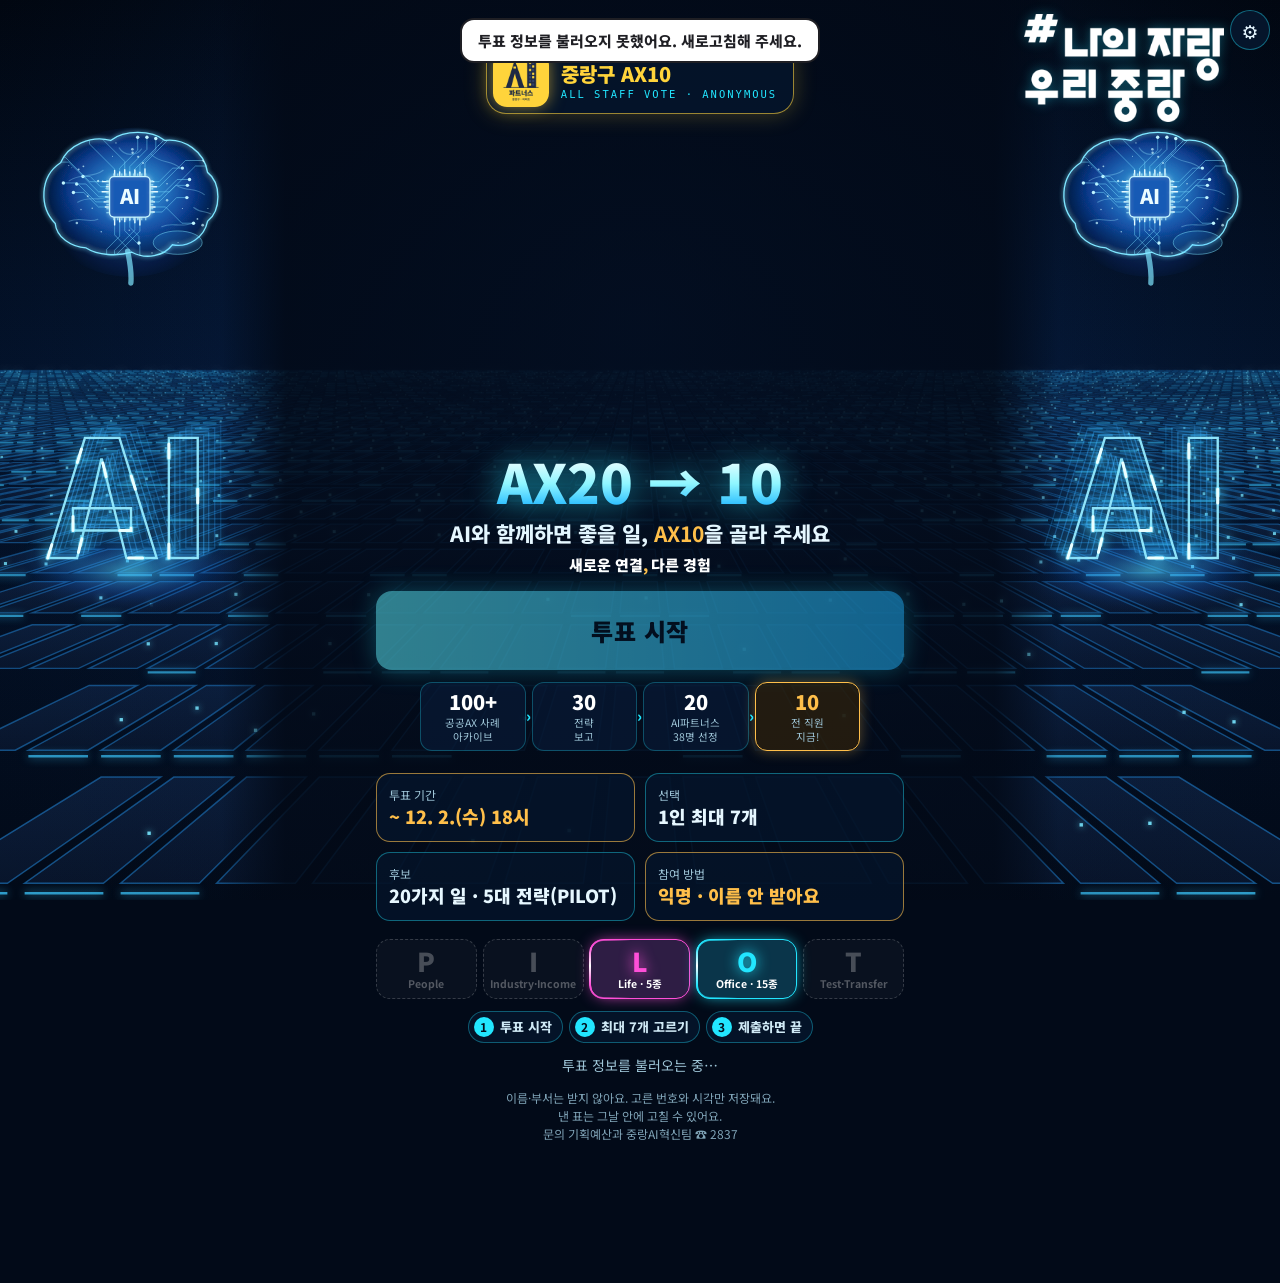
<file: index.html>
<!DOCTYPE html>
<html lang="ko"><head>
<meta charset="utf-8"><meta name="viewport" content="width=device-width,initial-scale=1,viewport-fit=cover">
<title>AX10 전 직원 투표 · 중랑구</title>
<meta name="description" content="AI파트너스가 고른 20가지 일 가운데 AI와 함께하면 좋을 일을 최대 7가지 골라 주세요. 이름 없이 익명으로 참여해요.">
<meta name="theme-color" content="#020a18">
<meta property="og:type" content="website"><meta property="og:title" content="AX10 전 직원 투표 · 중랑구">
<meta property="og:description" content="AI와 함께하면 좋을 일, AX10을 골라 주세요 · 최대 7가지 · 익명 · 3분">
<!-- ▼ 카톡 미리보기 그림: 사이트 주소가 다르면 아래 주소를 바꿔 주세요 -->
<meta property="og:image" content="https://jungnangai.github.io/ax10-vote/assets/og.png">
<link rel="icon" href="assets/favicon.png"><link rel="apple-touch-icon" href="assets/apple-touch-icon.png">
<link rel="preconnect" href="https://fonts.googleapis.com"><link href="https://fonts.googleapis.com/css2?family=Noto+Sans+KR:wght@400;500;700;900&display=swap" rel="stylesheet">
<link rel="stylesheet" href="assets/style.css?v=r2q">
<style>.btn.live{margin:0 0 16px;padding:16px;font-size:19px;font-weight:900;color:#fff;border:2px solid #ffbf4a;background:rgba(255,191,74,.12);box-shadow:0 0 18px rgba(255,191,74,.28);position:relative;overflow:hidden}.btn.live b{font-family:ui-monospace,monospace;color:#ff5a7a;letter-spacing:.08em;margin:0 10px 0 8px}.btn.live .livedot{display:inline-block;width:12px;height:12px;border-radius:50%;background:#ff5a7a;animation:liveBlink 1s ease-in-out infinite;vertical-align:middle}.btn.live::after{content:"";position:absolute;top:0;bottom:0;left:-80px;width:80px;background:linear-gradient(90deg,transparent,rgba(255,255,255,.35),transparent);transform:skewX(-22deg);animation:drlRun 2.6s linear infinite}@keyframes liveBlink{50%{opacity:.25}}@media (prefers-reduced-motion:reduce){.btn.live::after,.btn.live .livedot{animation:none}}#bStart{font-size:24px;font-weight:900;padding:22px 16px;margin:16px 0 12px;letter-spacing:.02em;animation:startPulse 1.6s ease-in-out infinite}@keyframes startPulse{0%,100%{transform:scale(1);box-shadow:0 0 0 0 rgba(255,191,74,.0),0 10px 30px rgba(34,230,255,.25)}50%{transform:scale(1.02);box-shadow:0 0 0 12px rgba(255,191,74,.20),0 10px 36px rgba(34,230,255,.45)}}@media (prefers-reduced-motion:reduce){#bStart{animation:none}}</style>
</head><body>
<script>
/* 새올(IE 모드) 등 옛 브라우저에서 열리면 Edge로 다시 열기 */
(function(){
  var ie = !!document.documentMode || /MSIE |Trident\//.test(navigator.userAgent);
  if (!ie) return;
  var url = 'https://jungnangai.github.io/ax10-vote/';
  document.write('<div id="ieBox" style="position:fixed;left:0;top:0;width:100%;height:100%;z-index:99999;background:#9C1B85;color:#fff;font-family:\'Malgun Gothic\',sans-serif;text-align:center;overflow:auto">'
   + '<div style="max-width:620px;margin:60px auto;padding:0 24px">'
   + '<div style="font-size:22px;font-weight:bold;opacity:.85">AX10 전 직원 투표</div>'
   + '<div style="font-size:36px;font-weight:bold;line-height:1.35;margin:18px 0 14px">이 창은 옛 방식(IE 모드)으로 열려서<br>투표 화면이 보이지 않아요</div>'
   + '<div style="font-size:18px;line-height:1.7;opacity:.9">아래 버튼을 누르면 Edge에서 바로 열려요.</div>'
   + '<a href="microsoft-edge:' + url + '" style="display:inline-block;margin:26px 0 18px;padding:20px 44px;border-radius:40px;background:#fff;color:#9C1B85;font-size:26px;font-weight:bold;text-decoration:none">Edge로 열어서 투표하기</a>'
   + '<div style="font-size:17px;line-height:1.8;opacity:.9">버튼이 안 되면 주소를 Edge·크롬 주소창에 붙여 넣으세요<br><b style="font-size:20px">' + url + '</b><br>또는 휴대폰으로 QR을 찍어 주세요</div>'
   + '<div style="display:inline-block;margin-top:18px;background:#fff;padding:10px;border-radius:14px"><img src="assets/qr.png" width="180" height="180" alt="투표 사이트 QR"></div>'
   + '</div></div>');
  setTimeout(function(){ try { window.location.href = 'microsoft-edge:' + url; } catch (e) {} }, 600);
})();
</script>

<div class="fx" id="fx"><button class="gear" id="gear" aria-label="효과 설정">⚙</button><div class="fxm"><button data-k="vib">진동</button><button data-k="snd">소리</button><button data-k="motion">효과</button></div></div>
<div class="toast" id="toast"></div>
<label class="ios-hap" aria-hidden="true"><input type="checkbox" switch id="hap"></label>

<img class="slogan" src="assets/slogan.png" alt="#나의 자랑 우리 중랑">
<div class="wrap">
  <!-- ① 표지 -->
  <section class="screen cover on" id="sCover">
    <div class="brand"><img src="assets/logo-sm.png" alt="AX10 로고"><div><b>중랑구 AX10</b><span class="mono">ALL STAFF VOTE · ANONYMOUS</span></div></div>
    <div class="stage" id="stage"><div class="bubble3d" id="bubble"></div></div>
    <div class="title">AX20 → 10</div>
    <div class="sub">AI와 함께하면 좋을 일, <b>AX10</b>을 골라 주세요</div>
    <div style="margin-top:6px;text-align:center;font-weight:900;font-size:15px;letter-spacing:-.01em;color:#fff">새로운 연결<span style="color:#ffbf4a">,</span> 다른 경험</div>
    <button class="btn" id="bStart">투표 시작</button>
    <button class="btn ghost live" id="bResults" style="display:none"><i class="livedot"></i><b>LIVE</b>실시간 결과 보기 ›</button>
    <ol class="story" aria-label="지금까지 온 길"><li><b>100+</b><span>공공AX 사례<br>아카이브</span></li><li><b>30</b><span>전략<br>보고</span></li><li><b>20</b><span>AI파트너스<br>38명 선정</span></li><li class="now"><b>10</b><span>전 직원<br>지금!</span></li></ol>
    <div class="ro">
      <div class="gold"><small>투표 기간</small><strong id="period">~ 12. 2.(수) 18시</strong></div>
      <div><small>선택</small><strong>1인 최대 <span id="maxTxt">7</span>개</strong></div>
      <div><small>후보</small><strong>20가지 일 · 5대 전략(PILOT)</strong></div>
      <div class="gold"><small>참여 방법</small><strong>익명 · 이름 안 받아요</strong></div>
    </div>
    <div class="pilot" aria-label="5대 전략 PILOT"><span class="off"><b>P</b><i>People</i></span><span class="off"><b>I</b><i>Industry·Income</i></span><span class="on l"><b>L</b><i>Life · 5종</i></span><span class="on o"><b>O</b><i>Office · 15종</i></span><span class="off"><b>T</b><i>Test·Transfer</i></span></div>
    <ol class="guide"><li><b>1</b>투표 시작</li><li><b>2</b>최대 7개 고르기</li><li><b>3</b>제출하면 끝</li></ol>
    <div class="count" id="count" aria-live="polite"></div>
    <button class="btn ghost" id="bResume" style="display:none;margin-top:10px"></button>
    <p class="privacy">이름·부서는 받지 않아요. 고른 번호와 시각만 저장돼요.<br>낸 표는 그날 안에 고칠 수 있어요.<br>문의 기획예산과 중랑AI혁신팀 ☎ 2837</p>
    <div id="demoTag"></div>
  </section>

  <!-- ② 본인 확인 -->
  <section class="screen" id="sWho">
    <h2 class="h2">선정위원님, 누구세요?<small>이름 두 글자만 치면 찾아 드려요</small></h2>
    <input class="field" id="q" placeholder="이름 검색 (예: 길동)" autocomplete="off">
    <div class="list" id="hits"></div>
    <div class="or">또는 부서에서 찾기</div>
    <select class="field" id="dept"><option value="">부서를 골라 주세요</option></select>
    <div class="names" id="names"></div>
    <button class="btn ghost" id="bBack1" style="margin-top:26px">처음으로</button>
  </section>

  <!-- ③ 투표 -->
  <section class="screen" id="sVote">
    <div class="top" id="top">
      <div class="hi" id="hi"></div>
      <div class="trow"><div class="tabs" id="tabs"></div><button class="viewbtn" id="bView" aria-label="보기 바꾸기"></button></div>
      <div class="srow" id="srow"><input class="field" id="find" placeholder="후보 검색 (민원, 엑셀…)" autocomplete="off"><button class="reco-btn" id="bReco">추천<br>받기</button></div>
    </div>
    <p class="intro" id="intro"></p>
    <div id="cards"></div>
  </section>

  <!-- ④ 완료 -->
  <section class="screen done" id="sDone">
    <div class="brand sm"><img src="assets/logo-sm.png" alt="AX10 로고"><div><b>중랑구 AX10</b><span class="mono">TRANSMISSION COMPLETE</span></div></div>
    <div class="stage" id="doneStage"></div>
    <div class="title" style="font-size:40px">투표 완료!</div>
    <div class="sub" id="doneMsg"></div>
    <div class="badges"><span class="badge"><img src="assets/logo-sm.png" alt="" class="blogo">AX10 투표 참여</span><span class="badge cy">◆ AX10 함께 만드는 사람</span></div>
    <div class="typebox" id="typeBox"></div>
    <img class="cardimg" id="cardImg" alt="나의 선정 카드">
    <div class="row2"><a class="btn gold" id="bSave" download="AX10_나의픽카드.png" style="text-align:center;text-decoration:none;font-size:16px;padding:14px">카드 저장</a><button class="btn ghost" id="bEdit">다시 고치기</button></div>
    <button class="btn" id="bShare" style="display:none;margin-top:10px">카톡·문자로 자랑하기</button>
    <p style="font-size:12px;color:var(--mut);margin-top:6px">저장이 안 되면 카드 이미지를 길게 눌러 저장해 주세요.</p>
    <h3 style="margin-top:22px;font-size:17px">가장 기대되는 일에 한마디 <small style="color:var(--mut);font-weight:500">(선택)</small></h3>
    <div class="say1"><input class="field" id="cmt" maxlength="200" placeholder="이 일, AI와 이렇게 하고 싶어요"><button id="bCmt">남기기</button></div>
    <button class="btn ghost live" id="bResults2" style="display:none"><i class="livedot"></i><b>LIVE</b>실시간 결과 보기 ›</button>
  </section>

  <!-- ⑤ 결과 -->
  <section class="screen res" id="sRes">
    <div class="brand sm"><img src="assets/logo-sm.png" alt="AX10 로고"><div><b>중랑구 AX10</b><span class="mono">AX20 → 10 · RESULT</span></div></div>
    <h2 class="h2">전 직원이 고른 AX10</h2>
    <div id="resList"></div>
    <button class="btn ghost" id="bBack2" style="margin-top:20px">처음으로</button>
  </section>
</div>

<div class="rail" id="rail" aria-hidden="true"><div class="rtrack" id="rtrack"></div><div class="rbub" id="rbub">1/20</div></div>
<div class="core" id="core" style="display:none"><div class="slots" id="slots"></div><div class="n" id="ncount" aria-live="polite"><b>0</b>/10</div><button class="go" id="bGo" disabled>제출</button></div>

<div class="modal" id="mInfo"><div class="sheet" id="infoSheet"></div></div>
<div class="modal" id="mConf"><div class="sheet" id="confSheet"></div></div>
<div class="modal" id="mReco"><div class="sheet" id="recoSheet"></div></div>

<div class="ov" id="ovBoot"><div class="rings"><i></i><i></i><i></i><i></i><b><img src="assets/logo-sm.png" alt="" class="ringlogo"></b></div><div class="boot-lines mono" id="bootLines"></div><div class="boot-hello" id="bootHello"></div><button class="skip" id="skipBoot">건너뛰기</button></div>
<div class="ov" id="ovSend"><div class="orbit" id="orbit"><div class="beam" id="beam"></div><img src="assets/logo-sm.png" alt="" class="orbitlogo"></div><div class="tx" id="sendTx">고른 일을 전송하는 중…</div><button class="skip" id="skipSend">건너뛰기</button></div>

<script src="assets/config.js?v=r2q"></script>
<script src="assets/bgfx.js?v=r2q" defer></script>
<script src="assets/app.js?v=r2q"></script>
</body></html>
</file>
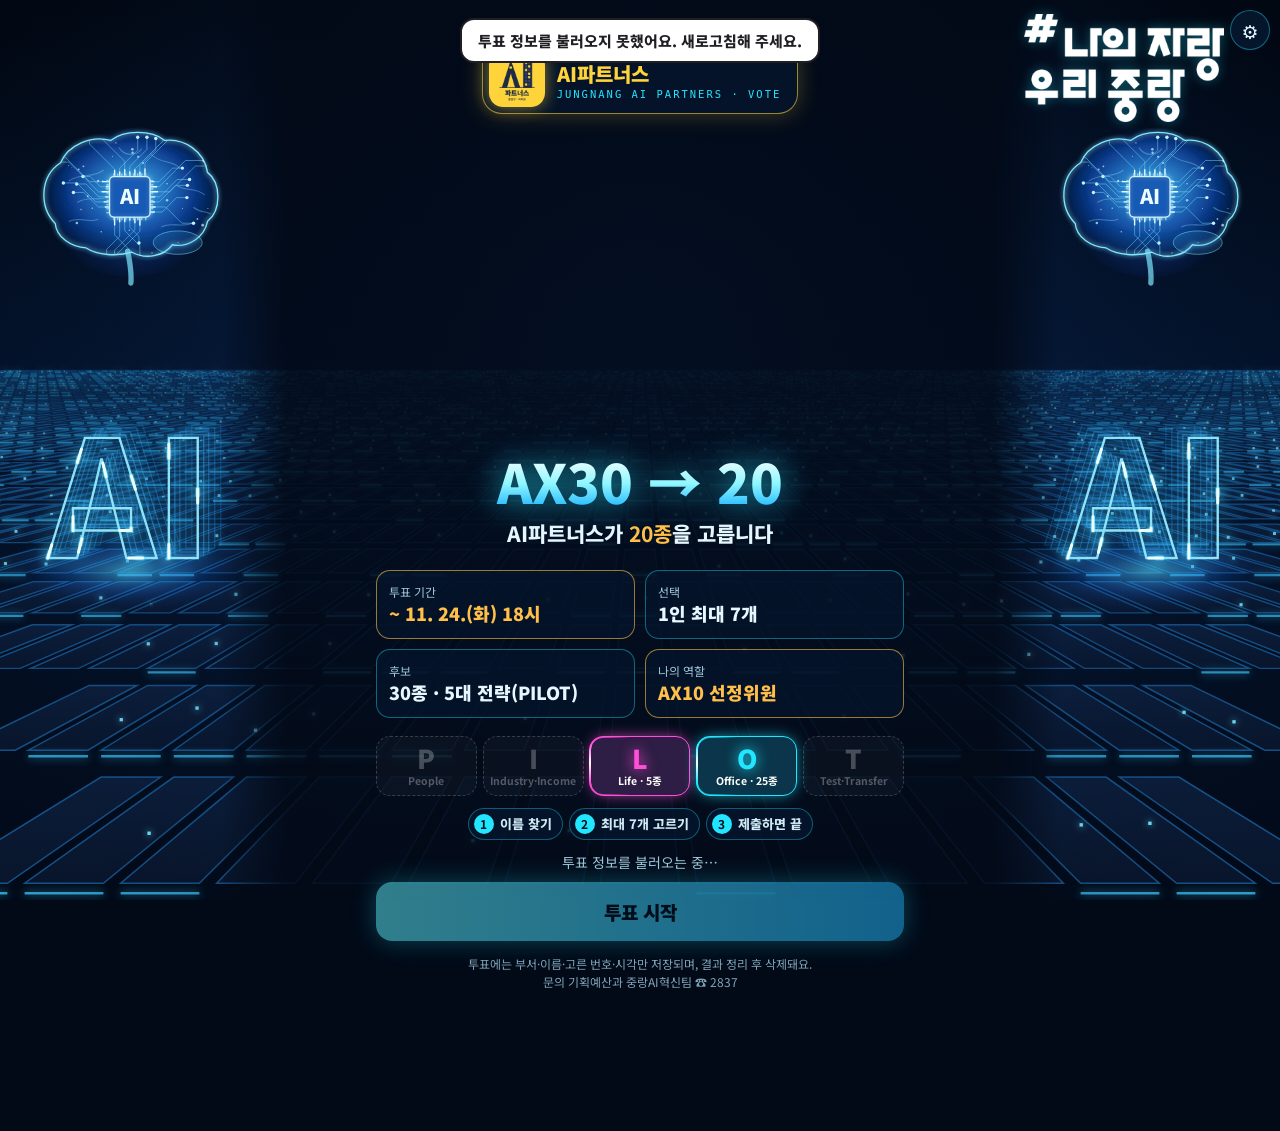
<file: pilot/index.html>
<!DOCTYPE html>
<html lang="ko"><head>
<meta charset="utf-8"><meta name="viewport" content="width=device-width,initial-scale=1,viewport-fit=cover">
<title>AX10 선정위원 투표 · AI파트너스</title>
<meta name="description" content="AI파트너스가 행정AX 우수사례 30종 중 꼭 필요한 AI 업무도구를 최대 7개 고르는 투표예요.">
<meta name="theme-color" content="#020a18">
<meta property="og:type" content="website"><meta property="og:title" content="AX10 선정위원 투표 · AI파트너스">
<meta property="og:description" content="꼭 필요한 AI 업무도구를 최대 7개 골라 주세요 · 3분이면 끝나요">
<!-- ▼ 카톡 미리보기 그림: 사이트 주소가 다르면 아래 주소를 바꿔 주세요 -->
<meta property="og:image" content="https://jungnangai.github.io/ax10-vote/assets/og.png">
<link rel="icon" href="assets/favicon.png"><link rel="apple-touch-icon" href="assets/apple-touch-icon.png">
<link rel="preconnect" href="https://fonts.googleapis.com"><link href="https://fonts.googleapis.com/css2?family=Noto+Sans+KR:wght@400;500;700;900&display=swap" rel="stylesheet">
<link rel="stylesheet" href="assets/style.css?v=pilot3">
</head><body>
<div class="fx" id="fx"><button class="gear" id="gear" aria-label="효과 설정">⚙</button><div class="fxm"><button data-k="vib">진동</button><button data-k="snd">소리</button><button data-k="motion">효과</button></div></div>
<div class="toast" id="toast"></div>
<label class="ios-hap" aria-hidden="true"><input type="checkbox" switch id="hap"></label>

<img class="slogan" src="assets/slogan.png" alt="#나의 자랑 우리 중랑">
<div class="wrap">
  <!-- ① 표지 -->
  <section class="screen cover on" id="sCover">
    <div class="brand"><img src="assets/logo-sm.png" alt="AI파트너스 로고"><div><b>AI파트너스</b><span class="mono">JUNGNANG AI PARTNERS · VOTE</span></div></div>
    <div class="stage" id="stage"><div class="bubble3d" id="bubble"></div></div>
    <div class="title">AX30 → 20</div>
    <div class="sub">AI파트너스가 <b>20종</b>을 고릅니다</div>
    <div class="ro">
      <div class="gold"><small>투표 기간</small><strong id="period">~ 11. 24.(화) 18시</strong></div>
      <div><small>선택</small><strong>1인 최대 <span id="maxTxt">7</span>개</strong></div>
      <div><small>후보</small><strong>30종 · 5대 전략(PILOT)</strong></div>
      <div class="gold"><small>나의 역할</small><strong>AX10 선정위원</strong></div>
    </div>
    <div class="pilot" aria-label="5대 전략 PILOT"><span class="off"><b>P</b><i>People</i></span><span class="off"><b>I</b><i>Industry·Income</i></span><span class="on l"><b>L</b><i>Life · 5종</i></span><span class="on o"><b>O</b><i>Office · 25종</i></span><span class="off"><b>T</b><i>Test·Transfer</i></span></div>
    <ol class="guide"><li><b>1</b>이름 찾기</li><li><b>2</b>최대 7개 고르기</li><li><b>3</b>제출하면 끝</li></ol>
    <div class="count" id="count" aria-live="polite"></div>
    <button class="btn" id="bStart">투표 시작</button>
    <button class="btn ghost" id="bResume" style="display:none;margin-top:10px"></button>
    <button class="btn ghost" id="bResults" style="display:none;margin-top:10px">결과 보기</button>
    <p class="privacy">투표에는 부서·이름·고른 번호·시각만 저장되며, 결과 정리 후 삭제돼요.<br>문의 기획예산과 중랑AI혁신팀 ☎ 2837</p>
    <div id="demoTag"></div>
  </section>

  <!-- ② 본인 확인 -->
  <section class="screen" id="sWho">
    <h2 class="h2">선정위원님, 누구세요?<small>이름 두 글자만 치면 찾아 드려요</small></h2>
    <input class="field" id="q" placeholder="이름 검색 (예: 길동)" autocomplete="off">
    <div class="list" id="hits"></div>
    <div class="or">또는 부서에서 찾기</div>
    <select class="field" id="dept"><option value="">부서를 골라 주세요</option></select>
    <div class="names" id="names"></div>
    <button class="btn ghost" id="bBack1" style="margin-top:26px">처음으로</button>
  </section>

  <!-- ③ 투표 -->
  <section class="screen" id="sVote">
    <div class="top" id="top">
      <div class="hi" id="hi"></div>
      <div class="trow"><div class="tabs" id="tabs"></div><button class="viewbtn" id="bView" aria-label="보기 바꾸기"></button></div>
      <div class="srow" id="srow"><input class="field" id="find" placeholder="후보 검색 (민원, 엑셀…)" autocomplete="off"><button class="reco-btn" id="bReco">추천<br>받기</button></div>
    </div>
    <p class="intro" id="intro"></p>
    <div id="cards"></div>
  </section>

  <!-- ④ 완료 -->
  <section class="screen done" id="sDone">
    <div class="brand sm"><img src="assets/logo-sm.png" alt="AI파트너스 로고"><div><b>AI파트너스</b><span class="mono">TRANSMISSION COMPLETE</span></div></div>
    <div class="stage" id="doneStage"></div>
    <div class="title" style="font-size:40px">투표 완료!</div>
    <div class="sub" id="doneMsg"></div>
    <div class="badges"><span class="badge"><img src="assets/logo-sm.png" alt="" class="blogo">AI파트너스 · AX10 선정위원</span><span class="badge cy">◆ 2차 투표 홍보대사</span></div>
    <div class="typebox" id="typeBox"></div>
    <img class="cardimg" id="cardImg" alt="나의 선정 카드">
    <div class="row2"><a class="btn gold" id="bSave" download="AX10_나의선정카드.png" style="text-align:center;text-decoration:none;font-size:16px;padding:14px">카드 저장</a><button class="btn ghost" id="bEdit">다시 고치기</button></div>
    <button class="btn" id="bShare" style="display:none;margin-top:10px">카톡·문자로 자랑하기</button>
    <p style="font-size:12px;color:var(--mut);margin-top:6px">저장이 안 되면 카드 이미지를 길게 눌러 저장해 주세요.</p>
    <h3 style="margin-top:22px;font-size:17px">가장 기대되는 도구에 한마디 <small style="color:var(--mut);font-weight:500">(선택)</small></h3>
    <div class="say1"><input class="field" id="cmt" maxlength="200" placeholder="이 도구, 이렇게 쓰고 싶어요"><button id="bCmt">남기기</button></div>
    <button class="btn ghost" id="bResults2" style="display:none">결과 보기</button>
  </section>

  <!-- ⑤ 결과 -->
  <section class="screen res" id="sRes">
    <div class="brand sm"><img src="assets/logo-sm.png" alt="AI파트너스 로고"><div><b>AI파트너스</b><span class="mono">AX30 → 20 · RESULT</span></div></div>
    <h2 class="h2">AI파트너스가 고른 20종</h2>
    <div id="resList"></div>
    <button class="btn ghost" id="bBack2" style="margin-top:20px">처음으로</button>
  </section>
</div>

<div class="rail" id="rail" aria-hidden="true"><div class="rtrack" id="rtrack"></div><div class="rbub" id="rbub">1/30</div></div>
<div class="core" id="core" style="display:none"><div class="slots" id="slots"></div><div class="n" id="ncount" aria-live="polite"><b>0</b>/7</div><button class="go" id="bGo" disabled>제출</button></div>

<div class="modal" id="mInfo"><div class="sheet" id="infoSheet"></div></div>
<div class="modal" id="mConf"><div class="sheet" id="confSheet"></div></div>
<div class="modal" id="mReco"><div class="sheet" id="recoSheet"></div></div>

<div class="ov" id="ovBoot"><div class="rings"><i></i><i></i><i></i><i></i><b><img src="assets/logo-sm.png" alt="" class="ringlogo"></b></div><div class="boot-lines mono" id="bootLines"></div><div class="boot-hello" id="bootHello"></div><button class="skip" id="skipBoot">건너뛰기</button></div>
<div class="ov" id="ovSend"><div class="orbit" id="orbit"><div class="beam" id="beam"></div><img src="assets/logo-sm.png" alt="" class="orbitlogo"></div><div class="tx" id="sendTx">선택한 도구를 전송하는 중…</div><button class="skip" id="skipSend">건너뛰기</button></div>

<script src="assets/config.js?v=pilot3"></script>
<script src="assets/bgfx.js?v=pilot3" defer></script>
<script src="assets/app.js?v=pilot3"></script>
</body></html>
</file>
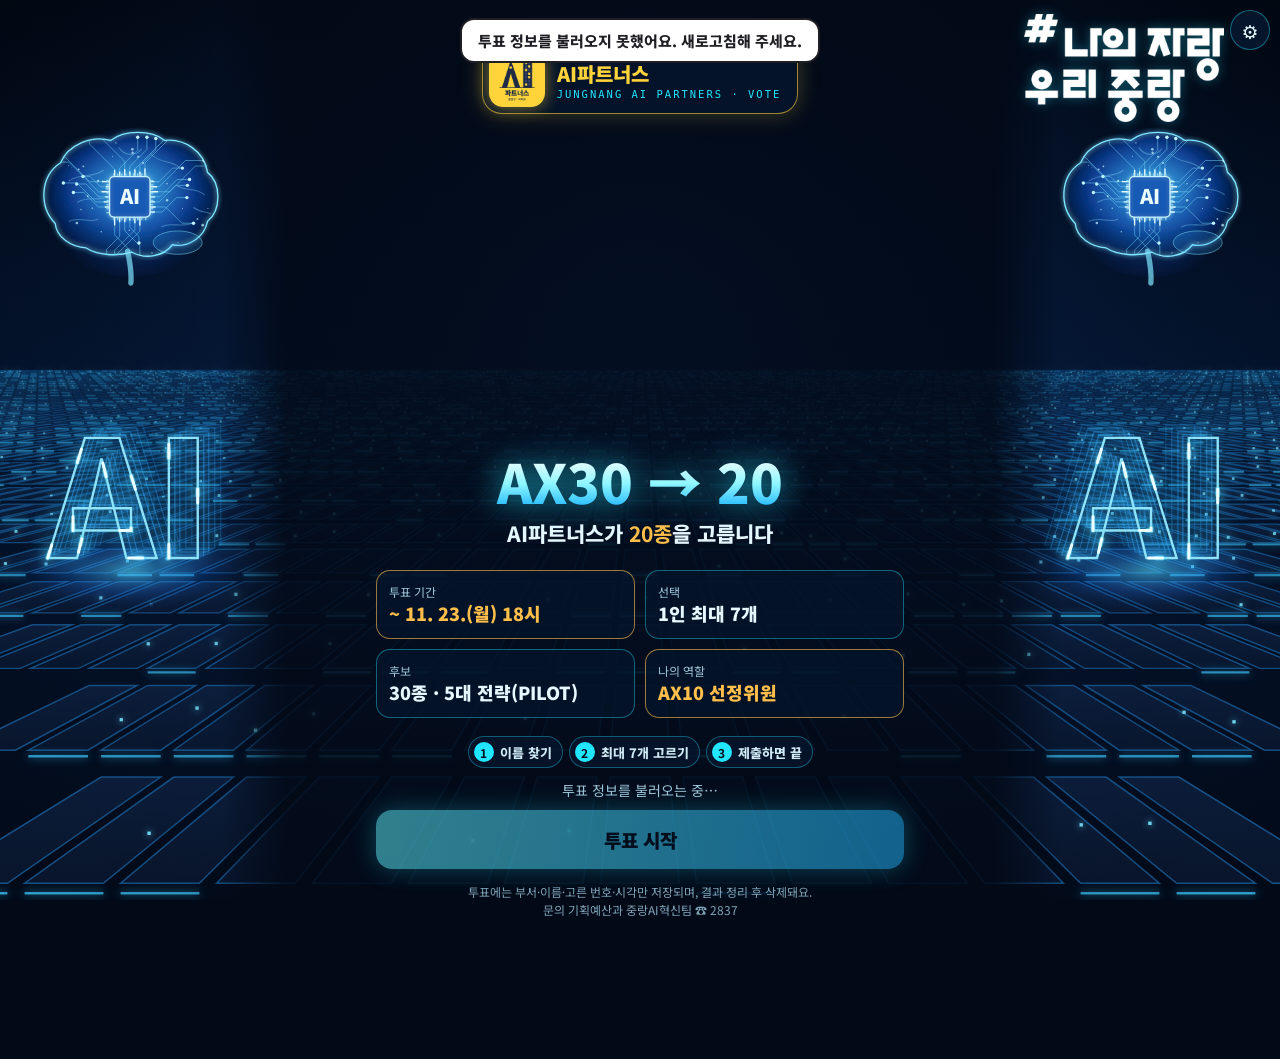
<file: v1/index.html>
<!DOCTYPE html>
<html lang="ko"><head>
<meta charset="utf-8"><meta name="viewport" content="width=device-width,initial-scale=1,viewport-fit=cover">
<title>AX10 선정위원 투표 · AI파트너스</title>
<meta name="description" content="AI파트너스가 행정AX 우수사례 30종 중 꼭 필요한 AI 업무도구를 최대 7개 고르는 투표예요.">
<meta name="theme-color" content="#020a18">
<meta property="og:type" content="website"><meta property="og:title" content="AX10 선정위원 투표 · AI파트너스">
<meta property="og:description" content="꼭 필요한 AI 업무도구를 최대 7개 골라 주세요 · 3분이면 끝나요">
<!-- ▼ 카톡 미리보기 그림: 사이트 주소가 다르면 아래 주소를 바꿔 주세요 -->
<meta property="og:image" content="https://jungnangai.github.io/ax10-vote/assets/og.png">
<link rel="icon" href="assets/favicon.png"><link rel="apple-touch-icon" href="assets/apple-touch-icon.png">
<link rel="preconnect" href="https://fonts.googleapis.com"><link href="https://fonts.googleapis.com/css2?family=Noto+Sans+KR:wght@400;500;700;900&display=swap" rel="stylesheet">
<link rel="stylesheet" href="assets/style.css?v=20261120w">
</head><body>
<div class="fx" id="fx"><button class="gear" id="gear" aria-label="효과 설정">⚙</button><div class="fxm"><button data-k="vib">진동</button><button data-k="snd">소리</button><button data-k="motion">효과</button></div></div>
<div class="toast" id="toast"></div>
<label class="ios-hap" aria-hidden="true"><input type="checkbox" switch id="hap"></label>

<img class="slogan" src="assets/slogan.png" alt="#나의 자랑 우리 중랑">
<div class="wrap">
  <!-- ① 표지 -->
  <section class="screen cover on" id="sCover">
    <div class="brand"><img src="assets/logo-sm.png" alt="AI파트너스 로고"><div><b>AI파트너스</b><span class="mono">JUNGNANG AI PARTNERS · VOTE</span></div></div>
    <div class="stage" id="stage"><div class="bubble3d" id="bubble"></div></div>
    <div class="title">AX30 → 20</div>
    <div class="sub">AI파트너스가 <b>20종</b>을 고릅니다</div>
    <div class="ro">
      <div class="gold"><small>투표 기간</small><strong id="period">~ 11. 23.(월) 18시</strong></div>
      <div><small>선택</small><strong>1인 최대 <span id="maxTxt">7</span>개</strong></div>
      <div><small>후보</small><strong>30종 · 5대 전략(PILOT)</strong></div>
      <div class="gold"><small>나의 역할</small><strong>AX10 선정위원</strong></div>
    </div>
    <ol class="guide"><li><b>1</b>이름 찾기</li><li><b>2</b>최대 7개 고르기</li><li><b>3</b>제출하면 끝</li></ol>
    <div class="count" id="count" aria-live="polite"></div>
    <button class="btn" id="bStart">투표 시작</button>
    <button class="btn ghost" id="bResume" style="display:none;margin-top:10px"></button>
    <button class="btn ghost" id="bResults" style="display:none;margin-top:10px">결과 보기</button>
    <p class="privacy">투표에는 부서·이름·고른 번호·시각만 저장되며, 결과 정리 후 삭제돼요.<br>문의 기획예산과 중랑AI혁신팀 ☎ 2837</p>
    <div id="demoTag"></div>
  </section>

  <!-- ② 본인 확인 -->
  <section class="screen" id="sWho">
    <h2 class="h2">선정위원님, 누구세요?<small>이름 두 글자만 치면 찾아 드려요</small></h2>
    <input class="field" id="q" placeholder="이름 검색 (예: 길동)" autocomplete="off">
    <div class="list" id="hits"></div>
    <div class="or">또는 부서에서 찾기</div>
    <select class="field" id="dept"><option value="">부서를 골라 주세요</option></select>
    <div class="names" id="names"></div>
    <button class="btn ghost" id="bBack1" style="margin-top:26px">처음으로</button>
  </section>

  <!-- ③ 투표 -->
  <section class="screen" id="sVote">
    <div class="top" id="top">
      <div class="hi" id="hi"></div>
      <div class="trow"><div class="tabs" id="tabs"></div><button class="viewbtn" id="bView" aria-label="보기 바꾸기"></button></div>
      <div class="srow" id="srow"><input class="field" id="find" placeholder="후보 검색 (민원, 엑셀…)" autocomplete="off"><button class="reco-btn" id="bReco">추천<br>받기</button></div>
    </div>
    <p class="intro" id="intro"></p>
    <div id="cards"></div>
  </section>

  <!-- ④ 완료 -->
  <section class="screen done" id="sDone">
    <div class="brand sm"><img src="assets/logo-sm.png" alt="AI파트너스 로고"><div><b>AI파트너스</b><span class="mono">TRANSMISSION COMPLETE</span></div></div>
    <div class="stage" id="doneStage"></div>
    <div class="title" style="font-size:40px">투표 완료!</div>
    <div class="sub" id="doneMsg"></div>
    <div class="badges"><span class="badge"><img src="assets/logo-sm.png" alt="" class="blogo">AI파트너스 · AX10 선정위원</span><span class="badge cy">◆ 2차 투표 홍보대사</span></div>
    <div class="typebox" id="typeBox"></div>
    <img class="cardimg" id="cardImg" alt="나의 선정 카드">
    <div class="row2"><a class="btn gold" id="bSave" download="AX10_나의선정카드.png" style="text-align:center;text-decoration:none;font-size:16px;padding:14px">카드 저장</a><button class="btn ghost" id="bEdit">다시 고치기</button></div>
    <button class="btn" id="bShare" style="display:none;margin-top:10px">카톡·문자로 자랑하기</button>
    <p style="font-size:12px;color:var(--mut);margin-top:6px">저장이 안 되면 카드 이미지를 길게 눌러 저장해 주세요.</p>
    <h3 style="margin-top:22px;font-size:17px">가장 기대되는 도구에 한마디 <small style="color:var(--mut);font-weight:500">(선택)</small></h3>
    <div class="say1"><input class="field" id="cmt" maxlength="200" placeholder="이 도구, 이렇게 쓰고 싶어요"><button id="bCmt">남기기</button></div>
    <button class="btn ghost" id="bResults2" style="display:none">결과 보기</button>
  </section>

  <!-- ⑤ 결과 -->
  <section class="screen res" id="sRes">
    <div class="brand sm"><img src="assets/logo-sm.png" alt="AI파트너스 로고"><div><b>AI파트너스</b><span class="mono">AX30 → 20 · RESULT</span></div></div>
    <h2 class="h2">AI파트너스가 고른 20종</h2>
    <div id="resList"></div>
    <button class="btn ghost" id="bBack2" style="margin-top:20px">처음으로</button>
  </section>
</div>

<div class="rail" id="rail" aria-hidden="true"><div class="rtrack" id="rtrack"></div><div class="rbub" id="rbub">1/30</div></div>
<div class="core" id="core" style="display:none"><div class="slots" id="slots"></div><div class="n" id="ncount" aria-live="polite"><b>0</b>/7</div><button class="go" id="bGo" disabled>제출</button></div>

<div class="modal" id="mInfo"><div class="sheet" id="infoSheet"></div></div>
<div class="modal" id="mReco"><div class="sheet" id="recoSheet"></div></div>

<div class="ov" id="ovBoot"><div class="rings"><i></i><i></i><i></i><i></i><b><img src="assets/logo-sm.png" alt="" class="ringlogo"></b></div><div class="boot-lines mono" id="bootLines"></div><div class="boot-hello" id="bootHello"></div><button class="skip" id="skipBoot">건너뛰기</button></div>
<div class="ov" id="ovSend"><div class="orbit" id="orbit"><div class="beam" id="beam"></div><img src="assets/logo-sm.png" alt="" class="orbitlogo"></div><div class="tx" id="sendTx">선택한 도구를 전송하는 중…</div><button class="skip" id="skipSend">건너뛰기</button></div>

<script src="assets/config.js?v=20261120w"></script>
<script src="assets/bgfx.js?v=20261120w" defer></script>
<script src="assets/app.js?v=20261120w"></script>
</body></html>
</file>
<file: assets/style.css>
@property --a{syntax:'<angle>';inherits:false;initial-value:0deg}
*{box-sizing:border-box;margin:0;padding:0;-webkit-tap-highlight-color:transparent}
:root{--cy:#22e6ff;--gd:#ffbf4a;--bl:#4d8dff;--pk:#ff4fd8;--ink:#e6f7ff;--mut:#9fc6d8;--bg:#020a18;--card:rgba(14,40,78,.78)}
html{background:var(--bg)}
body{font-family:'Noto Sans KR',system-ui,sans-serif;color:var(--ink);min-height:100vh;word-break:keep-all;
background:radial-gradient(900px 600px at 50% -5%,rgba(255,170,60,.16),transparent 60%),radial-gradient(700px 600px at 0% 70%,rgba(0,140,255,.13),transparent 60%),radial-gradient(700px 600px at 100% 100%,rgba(255,60,200,.10),transparent 60%),
linear-gradient(rgba(34,230,255,.045) 1px,transparent 1px) 0 0/44px 44px,linear-gradient(90deg,rgba(34,230,255,.045) 1px,transparent 1px) 0 0/44px 44px,var(--bg);background-attachment:fixed}
button{font-family:inherit;color:inherit;cursor:pointer;border:none;background:none}
input,select{font-family:inherit}
.wrap{max-width:560px;margin:0 auto;padding:0 16px 140px;position:relative}
.screen{display:none;animation:fadeIn .45s ease both}.screen.on{display:block}
@keyframes fadeIn{from{opacity:0;transform:translateY(10px)}to{opacity:1;transform:none}}
.mono{font-family:ui-monospace,'DejaVu Sans Mono',monospace;letter-spacing:2px}
.tag{display:inline-block;font-size:12px;letter-spacing:3px;color:var(--cy);border:1px solid rgba(34,230,255,.6);padding:4px 12px;border-radius:20px;box-shadow:0 0 14px rgba(34,230,255,.25) inset}
.btn{display:block;width:100%;padding:16px;border-radius:16px;font-size:19px;font-weight:900;color:#02101f;background:linear-gradient(90deg,#5ff3ff,#22b8ff);box-shadow:0 0 24px rgba(34,230,255,.55);transition:.15s}
.btn:active{transform:scale(.98)}.btn.gold{background:linear-gradient(90deg,#ffd77a,#ffae2b);box-shadow:0 0 24px rgba(255,191,74,.6)}
.btn.ghost{background:rgba(6,24,48,.7);color:var(--ink);border:1.5px solid rgba(34,230,255,.5);box-shadow:none;font-size:16px;padding:13px}
.fx{position:fixed;top:10px;right:10px;z-index:50;display:flex;gap:6px}
.fx button{font-size:12px;font-weight:700;padding:6px 10px;border-radius:20px;background:rgba(6,24,48,.8);border:1px solid rgba(34,230,255,.4);color:var(--mut)}
.fx button.on{color:#02101f;background:var(--cy)}
.toast{position:fixed;left:50%;top:18px;transform:translate(-50%,-30px);opacity:0;z-index:90;background:#fff;color:#1f1f24;font-weight:800;font-size:15px;padding:10px 16px;border-radius:14px;border:2.5px solid #1f1f24;transition:.25s;pointer-events:none;max-width:90vw;text-align:center}
.toast.on{opacity:1;transform:translate(-50%,0)}
/* cover */
.cover{text-align:center;padding-top:44px}
.stage{position:relative;width:100%;height:330px;margin:6px auto 0}
@media (max-height:760px){.stage{height:270px}}
.stage canvas{width:100%!important;height:100%!important;display:block}
.stage .still{width:300px;height:300px;margin:30px auto 0;display:block;animation:float 3s ease-in-out infinite}
@keyframes float{50%{transform:translateY(-8px)}}
.bubble3d{position:absolute;right:4%;top:6%;background:#fff;color:#1f1f24;font-weight:900;font-size:15px;padding:8px 13px;border-radius:14px;border:3px solid #1f1f24;opacity:0;transform:scale(.9);transition:.25s;pointer-events:none}
.bubble3d.on{opacity:1;transform:none}
.title{font-size:54px;font-weight:900;line-height:1;margin-top:4px;background:linear-gradient(180deg,#fff,#8ff6ff 55%,#22b8ff);-webkit-background-clip:text;background-clip:text;color:transparent;filter:drop-shadow(0 0 16px rgba(34,230,255,.7))}
.sub{font-size:21px;font-weight:800;margin-top:10px}.sub b{color:var(--gd)}
.ro{display:grid;grid-template-columns:1fr 1fr;gap:10px;margin:22px 0 18px}
.ro div{background:rgba(6,24,48,.62);border:1.5px solid rgba(34,230,255,.4);border-radius:14px;padding:12px;text-align:left}
.ro small{display:block;font-size:12px;color:var(--mut)}.ro strong{font-size:18px;font-weight:900}
.ro .gold{border-color:rgba(255,191,74,.6)}.ro .gold strong{color:var(--gd)}
.count{font-size:14px;color:var(--mut);margin:10px 0}.count b{color:var(--gd);font-size:16px}.count.hot b{color:#ff6f6f}
.privacy{font-size:12px;color:#7fa3b6;margin-top:14px;line-height:1.5}
.demo{font-size:12px;color:#02101f;background:var(--gd);display:inline-block;padding:3px 10px;border-radius:10px;margin-top:10px;font-weight:800}
/* identity */
.h2{font-size:26px;font-weight:900;margin:44px 0 6px}.h2 small{display:block;font-size:14px;color:var(--mut);font-weight:500;margin-top:4px}
.field{width:100%;font-size:18px;padding:15px 16px;border-radius:14px;border:1.5px solid rgba(34,230,255,.5);background:rgba(4,18,38,.85);color:#fff;outline:none;margin-top:14px}
.field:focus{border-color:var(--cy);box-shadow:0 0 0 3px rgba(34,230,255,.2)}
.list{display:grid;gap:8px;margin-top:10px}
.who{display:flex;justify-content:space-between;align-items:center;padding:14px 16px;border-radius:14px;background:var(--card);border:1.5px solid rgba(34,230,255,.3);font-size:17px;font-weight:800;text-align:left}
.who span{font-size:13px;color:var(--mut);font-weight:500}
.or{display:flex;align-items:center;gap:10px;color:var(--mut);font-size:13px;margin:22px 0 4px}.or:before,.or:after{content:'';flex:1;height:1px;background:rgba(34,230,255,.25)}
.names{display:flex;flex-wrap:wrap;gap:8px;margin-top:10px}.names button{padding:10px 16px;border-radius:12px;background:var(--card);border:1.5px solid rgba(34,230,255,.35);font-weight:800;font-size:16px}
/* vote */
.top{position:sticky;top:0;z-index:20;margin:0 -16px;padding:12px 16px 10px;background:linear-gradient(180deg,rgba(2,10,24,.97) 75%,rgba(2,10,24,0))}
.hi{font-size:14px;color:var(--mut);padding-right:150px;min-height:38px}.hi b{color:#fff}
.tabs{display:flex;gap:6px;overflow-x:auto;margin-top:8px;scrollbar-width:none}.tabs::-webkit-scrollbar{display:none}
.tabs button{flex:none;padding:8px 13px;border-radius:20px;font-size:14px;font-weight:800;background:rgba(6,24,48,.8);border:1.5px solid rgba(255,255,255,.15);color:var(--mut)}
.tabs button.on{color:#02101f;background:var(--c,var(--cy));border-color:transparent}
.srow{display:flex;gap:8px;margin-top:8px}.srow .field{margin:0;font-size:15px;padding:11px 14px}
.reco-btn{flex:none;padding:0 12px;border-radius:12px;font-size:13px;font-weight:800;color:var(--gd);border:1.5px solid rgba(255,191,74,.6);background:rgba(40,28,6,.5)}
.cat{display:flex;align-items:center;gap:10px;margin:22px 0 10px;padding:10px 14px;border-radius:14px;background:linear-gradient(90deg,var(--c),transparent 85%);color:#02101f}
.cat img{width:42px;height:42px;margin:-8px 0}.cat h3{font-size:19px;font-weight:900}.cat em{margin-left:auto;font-style:normal;font-size:12px;font-weight:800;color:#fff;text-shadow:0 0 6px #000}
.card{position:relative;display:grid;grid-template-columns:76px 1fr 34px;gap:10px;align-items:center;width:100%;text-align:left;padding:10px 12px 10px 8px;margin-bottom:10px;border-radius:18px;background:var(--card);isolation:isolate;transition:transform .15s, opacity .2s}
.card:before{content:'';position:absolute;inset:0;border-radius:18px;padding:1.5px;background:color-mix(in srgb,var(--c) 40%,transparent);-webkit-mask:linear-gradient(#000 0 0) content-box,linear-gradient(#000 0 0);-webkit-mask-composite:xor;mask-composite:exclude;z-index:-1;animation:breathe 3.2s ease-in-out infinite}
@keyframes breathe{50%{opacity:.45}}
.card.sel:before{padding:2.5px;background:conic-gradient(from var(--a),transparent 0 55%,var(--c) 70%,#fff 76%,var(--c) 82%,transparent 95%),color-mix(in srgb,var(--c) 70%,transparent);animation:drl 1.6s linear infinite;opacity:1}
@keyframes drl{to{--a:360deg}}
.card.sel{background:linear-gradient(135deg,color-mix(in srgb,var(--c) 22%,rgba(10,30,60,.9)),rgba(10,30,60,.9));box-shadow:0 0 22px -6px var(--c)}
.card:active{transform:scale(.985)}
.card.dim{opacity:.38}.card.reco{box-shadow:0 0 0 2px var(--gd),0 0 24px -2px var(--gd)}
.card .ch{width:76px;height:76px;object-fit:contain;transition:transform .3s}
.card.sel .ch{animation:hop .5s ease}
@keyframes hop{30%{transform:translateY(-10px) scale(1.08)}60%{transform:translateY(2px) scale(.97)}}
.card .no{position:absolute;left:6px;top:6px;width:22px;height:22px;border-radius:7px;background:var(--c);color:#02101f;font-size:12px;font-weight:900;display:flex;align-items:center;justify-content:center}
.card .t{font-size:17px;font-weight:900;line-height:1.3;color:#fff}
.card .say{position:relative;display:inline-block;margin-top:6px;font-size:13.5px;line-height:1.4;color:#1f1f24;background:#fff;border-radius:10px;padding:5px 9px;font-weight:700}
.card .say:before{content:'';position:absolute;left:-6px;top:9px;border:6px solid transparent;border-right-color:#fff;border-left:0}
.card .o{display:block;font-size:12px;color:var(--c);margin-top:5px;font-weight:700}
.card .ck{width:30px;height:30px;border-radius:50%;border:2px solid rgba(255,255,255,.35);display:flex;align-items:center;justify-content:center;font-weight:900;color:transparent;transition:.2s}
.card.sel .ck{background:var(--c);border-color:var(--c);color:#02101f;box-shadow:0 0 14px var(--c)}
.card .info{position:absolute;right:10px;bottom:8px;font-size:11px;color:var(--mut);padding:4px 6px}
.empty{text-align:center;color:var(--mut);padding:30px 0}
/* AX core bar */
.core{position:fixed;left:50%;bottom:12px;transform:translateX(-50%);z-index:40;width:min(540px,calc(100% - 20px));display:flex;align-items:center;gap:10px;padding:10px 10px 10px 14px;border-radius:22px;background:rgba(3,14,32,.94);border:1.5px solid rgba(34,230,255,.45);box-shadow:0 0 30px rgba(34,230,255,.25),0 10px 30px rgba(0,0,0,.5);backdrop-filter:blur(8px)}
.slots{display:flex;gap:6px;flex:1}
.slot{width:28px;height:28px;border-radius:50%;border:2px dashed rgba(34,230,255,.35);transition:.3s;flex:none}
.slot.on{border:2px solid var(--c);background:radial-gradient(circle,#fff 0 18%,var(--c) 60%);box-shadow:0 0 12px var(--c)}
.core.full{border-color:var(--gd);box-shadow:0 0 34px rgba(255,191,74,.55)}
.core .n{font-size:14px;font-weight:900;color:var(--mut);white-space:nowrap}.core .n b{color:#fff;font-size:17px}
.core .go{padding:12px 16px;border-radius:14px;font-weight:900;font-size:15px;color:#02101f;background:linear-gradient(90deg,#5ff3ff,#22b8ff);white-space:nowrap}
.core .go:disabled{opacity:.4}
.core.full .go{background:linear-gradient(90deg,#ffd77a,#ffae2b)}
.spark{position:fixed;z-index:60;width:16px;height:16px;border-radius:50%;pointer-events:none;background:radial-gradient(circle,#fff 0 25%,var(--c) 60%,transparent 70%);box-shadow:0 0 18px 6px var(--c)}
/* modal */
.modal{position:fixed;inset:0;z-index:70;display:none;align-items:flex-end;justify-content:center;background:rgba(0,4,12,.7);backdrop-filter:blur(4px)}
.modal.on{display:flex}
.sheet{width:min(560px,100%);max-height:88vh;overflow:auto;background:linear-gradient(180deg,#0b2245,#061328);border:1.5px solid rgba(34,230,255,.45);border-bottom:none;border-radius:24px 24px 0 0;padding:20px 18px 26px;animation:up .3s ease}
@keyframes up{from{transform:translateY(40px);opacity:0}}
.sheet .x{float:right;font-size:22px;color:var(--mut);padding:0 4px}
.sheet h3{font-size:22px;font-weight:900;margin:4px 0 2px}.sheet .meta{font-size:13px;color:var(--mut)}
.sheet .big{display:flex;gap:12px;align-items:center;margin:12px 0}.sheet .big img{width:120px;height:120px}
.sheet .bigsay{background:#fff;color:#1f1f24;font-weight:800;border-radius:14px;padding:10px 12px;font-size:15px;line-height:1.45;border:2.5px solid #1f1f24}
.sheet p{font-size:15px;line-height:1.65;color:#d6ecf6;margin:10px 0 16px}
.q{margin:14px 0}.q b{display:block;font-size:16px;margin-bottom:8px}.q .opts{display:grid;grid-template-columns:1fr 1fr;gap:8px}
.q .opts button{padding:12px 10px;border-radius:12px;background:var(--card);border:1.5px solid rgba(34,230,255,.3);font-weight:800;font-size:14px}
.q .opts button.on{background:var(--gd);color:#02101f;border-color:transparent}
/* overlays */
.ov{position:fixed;inset:0;z-index:80;display:none;align-items:center;justify-content:center;flex-direction:column;background:radial-gradient(circle at 50% 45%,rgba(10,40,80,.92),rgba(1,5,14,.98));text-align:center}
.ov.on{display:flex}.ov .skip{position:absolute;right:14px;bottom:18px;font-size:13px;color:var(--mut);padding:8px 12px;border:1px solid rgba(255,255,255,.2);border-radius:20px}
.rings{position:relative;width:250px;height:250px}
.rings i{position:absolute;inset:0;border-radius:50%;border:3px dashed rgba(255,191,74,.75);animation:spin 3s linear infinite}
.rings i:nth-child(2){inset:22px;border:2px solid rgba(34,230,255,.6);border-left-color:transparent;animation-duration:1.8s;animation-direction:reverse}
.rings i:nth-child(3){inset:48px;border:5px dotted rgba(255,191,74,.9);animation-duration:4s}
.rings i:nth-child(4){inset:80px;border:2px solid rgba(255,255,255,.7);border-top-color:transparent;border-bottom-color:transparent;animation-duration:1.2s}
.rings b{position:absolute;inset:0;display:flex;align-items:center;justify-content:center;font-size:34px;font-weight:900;color:#fff;text-shadow:0 0 18px var(--cy)}
@keyframes spin{to{transform:rotate(360deg)}}
.boot-lines{margin-top:26px;font-size:14px;color:var(--cy);min-height:60px;line-height:1.8}
.boot-hello{font-size:24px;font-weight:900;color:#fff;margin-top:6px;min-height:36px}
.orbit{position:relative;width:280px;height:280px}
.orbit img{position:absolute;left:50%;top:50%;width:70px;height:70px;margin:-35px;filter:drop-shadow(0 0 10px rgba(34,230,255,.8))}
.beam{position:absolute;left:50%;bottom:50%;width:90px;margin-left:-45px;height:0;background:linear-gradient(0deg,rgba(255,255,255,.95),rgba(95,243,255,.7) 40%,transparent);filter:blur(2px);border-radius:40px}
.beam.go{animation:beam .9s ease-in forwards}
@keyframes beam{to{height:120vh}}
.tx{font-size:24px;font-weight:900;margin-top:22px;color:#fff}
/* done */
.done{text-align:center;padding-top:36px}
.done .stage{height:300px}
.badges{display:flex;justify-content:center;gap:10px;margin:8px 0 14px;flex-wrap:wrap}
.badge{display:flex;align-items:center;gap:6px;padding:8px 12px;border-radius:30px;font-size:13px;font-weight:900;color:#02101f;background:linear-gradient(90deg,#ffd77a,#ffae2b);box-shadow:0 0 16px rgba(255,191,74,.5)}
.badge.cy{background:linear-gradient(90deg,#5ff3ff,#22b8ff);box-shadow:0 0 16px rgba(34,230,255,.5)}
.typebox{margin:16px 0;padding:16px;border-radius:18px;background:var(--card);border:1.5px solid var(--c)}
.typebox small{color:var(--mut);font-size:13px}.typebox h3{font-size:26px;font-weight:900;color:var(--c);margin:4px 0}.typebox p{font-size:14px;color:#d6ecf6}
.cardimg{width:100%;border-radius:18px;margin:6px 0 10px;box-shadow:0 0 30px rgba(34,230,255,.3)}
.say1{display:flex;gap:8px;margin:10px 0 18px}.say1 .field{margin:0;font-size:15px}
.say1 button{flex:none;padding:0 16px;border-radius:12px;font-weight:900;background:var(--cy);color:#02101f}
.row2{display:grid;grid-template-columns:1fr 1fr;gap:10px;margin-top:10px}
/* results */
.res{padding-top:40px}
.rbar{display:grid;grid-template-columns:36px 46px 1fr;align-items:center;gap:8px;margin:7px 0;opacity:0;transform:translateX(-14px);transition:.4s}
.rbar.on{opacity:1;transform:none}
.rbar .rk{font-weight:900;font-size:18px;text-align:center}.rbar img{width:46px;height:46px}
.rbar .bar{position:relative;height:40px;border-radius:12px;background:rgba(6,24,48,.7);overflow:hidden}
.rbar .bar i{position:absolute;inset:0 auto 0 0;width:0;background:linear-gradient(90deg,color-mix(in srgb,var(--c) 60%,transparent),var(--c));transition:width 1s ease}
.rbar .bar span{position:relative;z-index:1;display:block;padding:0 12px;line-height:40px;font-weight:800;font-size:14px;white-space:nowrap;overflow:hidden;text-overflow:ellipsis}
.cut{margin:14px 0;text-align:center;font-weight:900;color:var(--gd);border-top:2px dashed var(--gd);padding-top:8px}
.burst{position:fixed;left:50%;top:40%;width:20px;height:20px;margin:-10px;border-radius:50%;border:4px solid var(--gd);pointer-events:none;z-index:85;animation:burst 1.2s ease-out forwards}
@keyframes burst{to{transform:scale(40);opacity:0}}
.ios-hap{position:absolute;left:-9999px;opacity:0}
@media (prefers-reduced-motion:reduce){.card:before,.card.sel:before{animation:none}.stage .still{animation:none}}

.card .built{font-style:normal;display:inline-block;margin-left:4px;padding:1px 7px;border-radius:8px;background:var(--gd);color:#02101f;font-size:11px;font-weight:900}
.chips{display:flex;flex-wrap:wrap;gap:6px;margin:4px 0 2px}.chip{font-size:12.5px;font-weight:800;padding:4px 10px;border-radius:12px;border:1.5px solid rgba(34,230,255,.45);color:#bff3ff}
.chip.gold{border-color:var(--gd);color:#02101f;background:var(--gd)}
.det{margin:0 0 14px;padding-left:0;list-style:none}.det li{position:relative;padding-left:16px;font-size:14px;line-height:1.6;color:#d6ecf6;margin:4px 0}
.det li:before{content:'';position:absolute;left:2px;top:9px;width:7px;height:7px;border:2px solid var(--cy);transform:rotate(45deg)}
.feas{display:flex;flex-wrap:wrap;gap:6px;align-items:center;margin:0 0 16px;font-size:12.5px;color:var(--mut)}.feas b{color:var(--mut);font-weight:700;margin-right:2px}
.feas span{padding:3px 9px;border-radius:10px;background:rgba(255,255,255,.07);color:#cfe9f5;font-weight:700}

.sr{position:absolute;width:1px;height:1px;opacity:0;pointer-events:none}
.card:focus-within{outline:3px solid var(--gd);outline-offset:2px}
button:focus-visible,a:focus-visible,select:focus-visible{outline:3px solid var(--gd);outline-offset:2px}
.swap{font-size:12px;color:var(--cy);text-decoration:underline;margin-left:4px}
.guide{display:flex;justify-content:center;gap:6px;list-style:none;margin:0 0 12px}.guide li{font-size:13px;font-weight:800;color:#cfe9f5;background:rgba(6,24,48,.7);border:1px solid rgba(34,230,255,.35);border-radius:20px;padding:5px 10px 5px 5px;display:flex;align-items:center;gap:6px}
.guide b{width:20px;height:20px;border-radius:50%;background:var(--cy);color:#02101f;display:inline-flex;align-items:center;justify-content:center;font-size:12px}
.slot.on{cursor:pointer}
.btn:disabled{opacity:.5}
@media (max-width:480px){.cover{padding-top:38px}.stage{height:262px}.stage .still{width:240px;height:240px;margin-top:14px}.title{font-size:46px}.sub{font-size:19px;margin-top:6px}.ro{margin:14px 0 10px;gap:8px}.ro div{padding:9px 11px}.ro strong{font-size:16px}.guide{margin-bottom:6px}.count{margin:6px 0 10px}}

.posterbox{margin-top:26px;text-align:center}.posterbox h3{font-size:20px;font-weight:900}.posterbox p{font-size:13px;color:var(--mut);margin:4px 0 10px}.posterbox img{width:100%;border-radius:16px;box-shadow:0 0 30px rgba(34,230,255,.3);margin-bottom:10px}

:root{--ap:#ffd43b;--apn:#1f2a44}
.brand{display:inline-flex;align-items:center;gap:12px;text-align:left;padding:6px 16px 6px 6px;border-radius:20px;background:rgba(6,24,48,.7);border:1.5px solid rgba(255,212,59,.6);box-shadow:0 0 22px rgba(255,212,59,.25)}
.brand img{width:56px;height:56px;border-radius:14px;box-shadow:0 0 16px rgba(255,212,59,.55);animation:apGlow 3s ease-in-out infinite}
@keyframes apGlow{50%{box-shadow:0 0 28px rgba(255,212,59,.9)}}
.brand b{display:block;font-size:20px;font-weight:900;color:var(--ap)}.brand span{display:block;font-size:10.5px;color:var(--cy);letter-spacing:2px}
.brand.sm img{width:42px;height:42px;border-radius:11px}.brand.sm b{font-size:16px}
.ringlogo{width:96px;height:96px;border-radius:22px;box-shadow:0 0 30px rgba(255,212,59,.8)}
.blogo{width:20px;height:20px;border-radius:5px}
.orbitlogo{position:absolute!important;left:50%!important;top:50%!important;width:84px!important;height:84px!important;margin:-42px!important;border-radius:20px;filter:drop-shadow(0 0 16px rgba(255,212,59,.9))!important}
.hi .ap{width:22px;height:22px;border-radius:6px;vertical-align:-5px;margin-right:4px}

/* ── mobile polish: settings gear, compact header, rail, grid view ── */
html{-webkit-text-size-adjust:100%;text-size-adjust:100%}
.fx{flex-direction:column;align-items:flex-end}
.fx .gear{width:40px;height:40px;padding:0;font-size:19px;border-radius:50%;color:var(--ink);background:rgba(6,24,48,.85)}
.fx .fxm{display:none;flex-direction:column;gap:6px;margin-top:6px}.fx.open .fxm{display:flex}
.top{background:rgba(2,10,24,.98);border-bottom:1px solid rgba(34,230,255,.18);padding:10px 16px 10px;transition:transform .25s}
.hi{display:flex;align-items:center;gap:6px;flex-wrap:nowrap;white-space:nowrap;overflow:hidden;padding-right:48px;min-height:0;font-size:15px}
.hi b{overflow:hidden;text-overflow:ellipsis}.hi .dept{color:var(--mut);overflow:hidden;text-overflow:ellipsis;min-width:0}
.hi .swap{flex:none;margin-left:2px}
.trow{display:flex;gap:6px;align-items:center;margin-top:8px}.trow .tabs{margin-top:0;flex:1;min-width:0}
.viewbtn{flex:none;padding:7px 10px;border-radius:12px;font-size:12.5px;font-weight:900;color:var(--gd);border:1.5px solid rgba(255,191,74,.6);background:rgba(40,28,6,.5);white-space:nowrap}
.srow .reco-btn{font-size:12px;line-height:1.2}
.top.compact .srow{display:none}
.intro{font-size:14px;color:var(--mut);margin:12px 2px 0}.intro b{color:#fff}
.cat .mine{margin-left:6px;font-style:normal;font-size:12px;font-weight:900;color:#02101f;background:#fff;border-radius:10px;padding:1px 8px}
/* right rail */
.rail{position:fixed;right:4px;top:28vh;height:46vh;width:30px;z-index:30;display:none;touch-action:none}
.rail.on{display:block}
.rtrack{position:absolute;right:10px;top:0;bottom:0;width:6px;border-radius:4px;overflow:visible;display:flex;flex-direction:column;gap:2px;opacity:.75}
.rtrack i{display:block;border-radius:4px;background:var(--c)}
.rtrack b{position:absolute;right:-3px;width:12px;height:12px;border-radius:50%;background:#fff;border:2px solid var(--gd);box-shadow:0 0 8px var(--gd);transform:translateY(-50%)}
.rbub{position:absolute;right:22px;padding:4px 9px;border-radius:12px;background:#fff;color:#02101f;font-weight:900;font-size:13px;white-space:nowrap;transform:translateY(-50%);box-shadow:0 2px 12px rgba(0,0,0,.4);opacity:0;transition:opacity .3s}
.rail.show .rbub,.rail.drag .rbub{opacity:1}
.rbub small{display:block;font-size:10.5px;font-weight:700;color:#41556a;max-width:120px;overflow:hidden;text-overflow:ellipsis}
#cards{padding-right:14px}
/* grid (한눈에 보기) */
#cards.grid .cat{margin:18px 0 8px}
#cards.grid .gwrap{display:grid;grid-template-columns:repeat(3,minmax(0,1fr));gap:8px}
#cards.grid .card{grid-template-columns:1fr;gap:2px;padding:8px 6px 10px;margin:0;text-align:center;align-content:start}
#cards.grid .card .ch{width:64px;height:64px;margin:0 auto}
#cards.grid .card .say,#cards.grid .card .o,#cards.grid .card .info{display:none}
#cards.grid .card .t{font-size:13px;line-height:1.3;display:-webkit-box;-webkit-line-clamp:3;-webkit-box-orient:vertical;overflow:hidden}
#cards.grid .card .ck{position:absolute;right:6px;top:6px;width:22px;height:22px;font-size:12px}
#cards.grid .card .no{left:6px;top:6px}
#cards.grid .card .built{display:none}
/* core bar fits narrow / large-font phones */
.core{gap:8px;padding:8px 8px 8px 10px}
.slots{gap:4px;min-width:0}
.slot{width:clamp(14px,5.6vw,28px);height:clamp(14px,5.6vw,28px)}
.core .n{font-size:13px}.core .n b{font-size:15px}
.core .go{padding:11px 12px;font-size:14px}
@media (max-width:440px){.cat em{display:none}.cat h3{font-size:17px}}
/* ── 자세히 버튼: 분야 색 DRL 빛이 테두리를 따라 흐름 ── */
@property --b{syntax:'<angle>';inherits:false;initial-value:0deg}
@keyframes drl2{to{--b:360deg}}
@keyframes infoGlow{0%,100%{box-shadow:0 0 0 0 transparent}50%{box-shadow:0 0 14px -2px var(--c)}}
.card{padding-bottom:48px}
.card .info{right:12px;bottom:10px;z-index:2;display:inline-flex;align-items:center;gap:5px;font-size:14px;font-weight:900;letter-spacing:-.2px;color:#fff;padding:7px 14px 7px 12px;border-radius:999px;isolation:isolate;
  background:linear-gradient(135deg,color-mix(in srgb,var(--c) 38%,#061328),color-mix(in srgb,var(--c) 14%,#061328));animation:infoGlow 2.4s ease-in-out infinite;animation-delay:var(--d,0s)}
.card .info:before{content:'';position:absolute;inset:0;border-radius:inherit;padding:2px;z-index:-1;
  background:conic-gradient(from var(--b),color-mix(in srgb,var(--c) 30%,transparent) 0 40%,var(--c) 58%,#fff 64%,var(--c) 70%,color-mix(in srgb,var(--c) 30%,transparent) 88%);
  -webkit-mask:linear-gradient(#000 0 0) content-box,linear-gradient(#000 0 0);-webkit-mask-composite:xor;mask-composite:exclude;animation:drl2 2.2s linear infinite;animation-delay:var(--d,0s)}
.card .info i{font-style:normal;display:inline-flex;align-items:center;justify-content:center;width:18px;height:18px;border-radius:50%;background:var(--c);color:#02101f;font-size:12px;font-weight:900}
.card .info:hover,.card .info:focus-visible{transform:translateY(-1px);filter:brightness(1.15)}
.card .info:active{transform:scale(.94)}
/* 한눈에 보기: 칸 아래에 작은 자세히 */
#cards.grid .card{padding-bottom:42px}
#cards.grid .card .info{display:inline-flex;left:50%;right:auto;bottom:7px;transform:translateX(-50%);font-size:12px;padding:5px 10px 5px 8px;white-space:nowrap}
#cards.grid .card .info i{width:15px;height:15px;font-size:10px}
#cards.grid .card .info:active{transform:translateX(-50%) scale(.94)}
body.nomo .card .info,body.nomo .card .info:before{animation:none}
@media (prefers-reduced-motion:reduce){.card .info,.card .info:before{animation:none}}
/* ── 깜빡임 줄이기: 안 보이는 카드·스크롤 중에는 애니메이션 멈춤, 무거운 흐림 효과 제거 ── */
.card:before{animation:none}
.card{contain:paint}
.card .info,.card .info:before,.card.sel:before{animation-play-state:paused}
.card.vis .info,.card.vis .info:before,.card.vis.sel:before{animation-play-state:running}
body.scrolling .card .info,body.scrolling .card .info:before,body.scrolling .card.sel:before{animation-play-state:paused}
.card .info{animation-name:none;box-shadow:0 0 12px -4px var(--c)}
.core{backdrop-filter:none;background:rgba(3,14,32,.97)}
.modal{backdrop-filter:none;background:rgba(0,4,12,.8)}
.top.compact .srow{display:flex}
.rail,.rbub{transition:opacity .25s}
/* ══ PC 화면 (넓은 화면 + 마우스) ══ */
@media (min-width:900px) and (hover:hover){
  body[data-scr=sVote] .wrap,body[data-scr=sRes] .wrap{max-width:1120px;padding:0 28px 150px}
  body[data-scr=sVote] .top{margin:0 -28px;padding:14px 28px 12px}
  .rail{display:none!important}
  #cards{padding-right:0}
  /* 자세히 보기(목록): 2단 */
  #cards:not(.grid){display:grid;grid-template-columns:repeat(2,minmax(0,1fr));column-gap:14px;align-items:stretch}
  #cards:not(.grid)>.cat,#cards:not(.grid)>.empty{grid-column:1/-1}
  #cards:not(.grid) .card{margin-bottom:14px;height:calc(100% - 14px)}
  /* 한눈에 보기: 5칸 + 마우스 올리면 말풍선 */
  #cards.grid .gwrap{grid-template-columns:repeat(5,minmax(0,1fr));gap:12px}
  #cards.grid .card{overflow:visible;contain:none;padding:12px 8px 46px;cursor:pointer;transition:transform .15s}
  #cards.grid .card .ch{width:88px;height:88px}
  #cards.grid .card .t{font-size:14.5px}
  #cards.grid .card:hover{transform:translateY(-3px);z-index:5}
  #cards.grid .card .say{display:block;position:absolute;left:50%;bottom:calc(100% - 6px);transform:translate(-50%,6px);opacity:0;pointer-events:none;
    width:max-content;max-width:220px;background:#fff;color:#1f1f24;font-weight:800;font-size:13.5px;line-height:1.4;border-radius:12px;padding:7px 11px;border:2.5px solid #1f1f24;transition:.18s;z-index:6;white-space:normal}
  #cards.grid .card .say:after{content:'';position:absolute;left:50%;top:100%;transform:translateX(-50%);border:7px solid transparent;border-top-color:#1f1f24}
  #cards.grid .card:hover .say{opacity:1;transform:translate(-50%,0)}
  /* 목록 카드도 마우스 반응 */
  .card{cursor:pointer}.card:hover{filter:brightness(1.08)}
  /* 자세히 창: 화면 가운데 큰 창 */
  .modal{align-items:center;padding:24px}
  .sheet{width:min(680px,100%);border-radius:24px;border-bottom:1.5px solid rgba(34,230,255,.45);padding:26px 28px 28px;max-height:86vh}
  .sheet .big img{width:150px;height:150px}
  .sheet .bigsay{font-size:17px}
  .core{width:min(720px,calc(100% - 40px))}
  .tabs{flex-wrap:wrap}
}
/* PC 양옆 배경 (bgfx.js) */
#bgfx{position:fixed;inset:0;z-index:0;pointer-events:none;display:none;overflow:hidden}
#bgfx canvas{display:block}
#bgfx .sweep{position:absolute;top:0;bottom:0;width:30%;left:-30%;background:linear-gradient(90deg,transparent,rgba(80,200,255,.07),transparent);animation:bgsweep 9s linear infinite;will-change:transform}
@keyframes bgsweep{to{transform:translateX(433%)}}
body.nomo #bgfx .sweep{display:none}
@media (prefers-reduced-motion:reduce){#bgfx .sweep{display:none}}
/* ── 아래 막대: 고른 도구 이름 띠 ── */
.core{flex-wrap:wrap;row-gap:8px}
.pk{display:none;flex-basis:100%;order:-1;gap:6px;overflow-x:auto;scrollbar-width:none;padding:2px 0 0;-webkit-mask:linear-gradient(90deg,#000 92%,transparent);mask:linear-gradient(90deg,#000 92%,transparent)}
.pk::-webkit-scrollbar{display:none}
.core.has .pk{display:flex}
.pkc{flex:none;display:inline-flex;align-items:center;gap:4px;max-width:168px;padding:3px 4px 3px 3px;border-radius:999px;background:color-mix(in srgb,var(--c) 20%,#061328);border:1.5px solid color-mix(in srgb,var(--c) 70%,transparent);animation:pkin .3s ease}
@keyframes pkin{from{transform:scale(.6);opacity:0}}
.pkc img{width:22px;height:22px;border-radius:50%;background:#fff;object-fit:cover;object-position:50% 20%;flex:none}
.pkc b{font-size:12.5px;font-weight:800;color:#fff;white-space:nowrap;overflow:hidden;text-overflow:ellipsis;cursor:pointer}
.pkc button{flex:none;width:20px;height:20px;border-radius:50%;font-size:11px;color:#cfe;background:rgba(0,0,0,.35);line-height:20px;padding:0}
.pkc button:hover{background:#ff5d7a;color:#fff}
.slot.on{background-color:#fff;background-size:cover;background-position:50% 18%;background-repeat:no-repeat}
@media (min-width:900px) and (hover:hover){.pk{flex-wrap:wrap;overflow:visible;-webkit-mask:none;mask:none}.pkc{max-width:220px}.pkc b{font-size:13px}}
/* 슬로건: 오른쪽 위 (설정 ⚙ 왼쪽) */
.slogan{position:fixed;top:11px;right:58px;height:30px;z-index:45;pointer-events:none;filter:drop-shadow(0 0 6px rgba(34,230,255,.35))}
body[data-scr=sVote] .hi{padding-right:118px}
@media (max-width:360px){.slogan{height:30px}body[data-scr=sVote] .hi{padding-right:104px}}
@media (min-width:900px) and (hover:hover){.slogan{height:54px;top:14px;right:66px}body[data-scr=sVote] .hi{padding-right:0}}
/* PC 배경 움직임: AI 글자 DRL + 두근거리는 뇌 */
#bgov{position:absolute;inset:0}
#bgov .aidrl{position:absolute;left:0;top:0;overflow:visible}
#bgov .flow{stroke-dasharray:14 86;stroke-linecap:round;animation:aiflow 3.2s linear infinite;filter:drop-shadow(0 0 6px #4fd8ff)}
#bgov .flow.f2{stroke-dasharray:6 94;opacity:.55;animation-duration:4.6s;animation-direction:reverse}
@keyframes aiflow{to{stroke-dashoffset:-100}}
#bgov .aidrl text{paint-order:stroke}
.brainbox{position:absolute;pointer-events:none}
.brainbox .brain{position:absolute;left:0;top:0;width:100%;height:auto;overflow:visible}
.brainbox .beat{transform-origin:210px 160px;animation:heart 1.15s ease-in-out infinite}
@keyframes heart{0%{transform:scale(1)}12%{transform:scale(1.045)}24%{transform:scale(.995)}36%{transform:scale(1.03)}55%,100%{transform:scale(1)}}
.brainbox .sig{stroke-dasharray:10 90;stroke-dashoffset:100;animation:sig 2.3s linear infinite}
@keyframes sig{0%{stroke-dashoffset:100;opacity:0}10%{opacity:1}80%{opacity:1}100%{stroke-dashoffset:0;opacity:0}}
.brainbox .node{animation:node 1.15s ease-in-out infinite}
@keyframes node{0%,100%{opacity:.35}15%{opacity:1}}
.brainbox .spark{animation:spk 3s ease-in-out infinite}
@keyframes spk{0%,100%{opacity:.15}50%{opacity:.95}}
.brainbox .halo{position:absolute;left:10%;top:5%;width:80%;height:70%;border-radius:50%;background:radial-gradient(circle,rgba(60,180,255,.45),rgba(30,90,255,.12) 55%,transparent 70%);animation:halo 1.15s ease-in-out infinite;will-change:transform,opacity}
@keyframes halo{0%,100%{transform:scale(.95);opacity:.55}12%{transform:scale(1.08);opacity:1}36%{transform:scale(1.04);opacity:.85}}
.brainbox .ring{position:absolute;left:50%;bottom:2%;width:70%;height:16%;margin-left:-35%;border-radius:50%;border:2px solid rgba(90,210,255,.7);box-shadow:0 0 14px rgba(60,200,255,.6),inset 0 0 10px rgba(60,200,255,.4);animation:ring 2.3s ease-out infinite;opacity:0}
.brainbox .ring.r2{animation-delay:.77s}.brainbox .ring.r3{animation-delay:1.53s}
@keyframes ring{0%{transform:scale(.4);opacity:0}20%{opacity:.9}100%{transform:scale(1.35);opacity:0}}
.brainbox .pt{position:absolute;bottom:10%;width:3px;height:3px;border-radius:50%;background:#bff4ff;box-shadow:0 0 6px #4fd8ff;animation:pt 3.4s linear infinite;opacity:0}
@keyframes pt{0%{transform:translateY(0);opacity:0}15%{opacity:1}100%{transform:translateY(-120px);opacity:0}}
body.nomo #bgov *{animation:none!important}
@media (prefers-reduced-motion:reduce){#bgov *{animation:none!important}}
/* PC 슬로건 2배 + 양옆 여백 확보 */
@media (min-width:1280px) and (hover:hover){
  .slogan{height:108px;top:14px;right:56px}
  body[data-scr=sVote] .wrap,body[data-scr=sRes] .wrap{max-width:min(1120px,max(760px,calc(100vw - 520px)))}
}
/* 중요도·의견 */
.sheet .rate{margin:14px 0 14px;padding:12px 14px;border-radius:16px;background:rgba(255,191,74,.08);border:1.5px solid rgba(255,191,74,.4)}
.sheet .rate>b{display:block;font-size:15px;font-weight:900;color:#ffd27a}
.sheet .rate .rs{font-size:12px;color:var(--mut)}
.sheet .stars{display:flex;align-items:center;gap:4px;margin:8px 0}
.sheet .stars button{font-size:30px;line-height:1;color:rgba(255,255,255,.22);padding:2px 3px;transition:transform .12s,color .12s}
.sheet .stars button.on{color:#ffbf4a;text-shadow:0 0 12px rgba(255,191,74,.8)}
.sheet .stars button:active{transform:scale(1.25)}
.sheet .stars em{font-style:normal;font-size:14px;font-weight:800;color:#ffd27a;margin-left:8px}
.sheet .rate textarea{width:100%;font:inherit;font-size:14px;color:var(--ink);background:#061328;border:1.5px solid rgba(34,230,255,.35);border-radius:12px;padding:9px 11px;resize:vertical;min-height:58px}
.sheet .nsave{font-size:12px;color:var(--mut);text-align:right;min-height:16px;margin-top:3px}
.card .nb{position:absolute;left:10px;top:8px;font-size:11.5px;font-weight:900;color:#ffbf4a;background:rgba(0,0,0,.45);border-radius:8px;padding:1px 6px;z-index:2}
#cards.grid .card .nb{left:6px;top:6px}
/* PILOT 5대 전략 띠 (첫 화면) */
.pilot{display:grid;grid-template-columns:repeat(5,1fr);gap:6px;margin:4px 0 12px}
.pilot span{display:flex;flex-direction:column;align-items:center;padding:8px 2px 7px;border-radius:14px;border:1.5px dashed rgba(255,255,255,.18);background:rgba(255,255,255,.03)}
.pilot b{font-size:26px;font-weight:900;line-height:1;color:rgba(255,255,255,.25)}
.pilot i{font-style:normal;font-size:10.5px;font-weight:700;color:rgba(255,255,255,.3);margin-top:4px;text-align:center;line-height:1.2}
.pilot .on{border-style:solid;position:relative;isolation:isolate}
.pilot .on.l{--c:#ff4fd8}.pilot .on.o{--c:#22e6ff}
.pilot .on{border-color:var(--c);background:color-mix(in srgb,var(--c) 16%,#061328);box-shadow:0 0 16px -4px var(--c)}
.pilot .on b{color:var(--c);text-shadow:0 0 14px var(--c)}
.pilot .on i{color:#fff}
.pilot .on:before{content:'';position:absolute;inset:-1.5px;border-radius:inherit;padding:2px;z-index:-1;background:conic-gradient(from var(--b),transparent 0 55%,var(--c) 70%,#fff 76%,var(--c) 82%,transparent 95%);-webkit-mask:linear-gradient(#000 0 0) content-box,linear-gradient(#000 0 0);-webkit-mask-composite:xor;mask-composite:exclude;animation:drl2 2.4s linear infinite}
.pilot .on.o:before{animation-delay:-1.2s}
body.nomo .pilot .on:before{animation:none}
/* 제출 전 최종 확인 */
#confSheet h3{font-size:24px}
.clist{display:grid;gap:8px;margin:14px 0 10px}
.crow{display:grid;grid-template-columns:24px 46px 1fr auto;gap:10px;align-items:center;padding:8px 10px;border-radius:14px;background:color-mix(in srgb,var(--c) 14%,#061328);border:1.5px solid color-mix(in srgb,var(--c) 60%,transparent)}
.crow i{font-style:normal;font-weight:900;color:var(--c);text-align:center}
.crow img{width:46px;height:46px;object-fit:contain}
.crow b{display:block;font-size:15px;line-height:1.3}.crow span{font-size:12px;color:var(--mut)}
.crow button{font-size:12.5px;font-weight:800;color:#ffd0d8;border:1.5px solid rgba(255,93,122,.6);border-radius:10px;padding:5px 9px}
.cnote{font-size:13px!important;color:var(--mut)!important;margin:4px 0 12px!important}
.cbtns{display:grid;grid-template-columns:1fr 1.6fr;gap:10px}
/* 자세히 창 이전·다음 */
.inav{display:flex;align-items:center;justify-content:space-between;gap:8px;margin:-4px 40px 10px 0}
.inav span{font-size:13px;font-weight:800;color:var(--mut)}
.inav button{font-size:14px;font-weight:800;color:var(--cy);border:1.5px solid rgba(34,230,255,.45);border-radius:999px;padding:6px 12px}
.inav button:disabled{opacity:.3}

/* ── 2차: 지금까지 온 길 ── */
.story{list-style:none;display:flex;align-items:stretch;gap:6px;margin:10px auto 4px;padding:0;max-width:440px}
.story li{flex:1;position:relative;text-align:center;padding:8px 2px 7px;border:1px solid rgba(34,230,255,.28);border-radius:12px;background:rgba(10,30,60,.55)}
.story li+li::before{content:'›';position:absolute;left:-7px;top:50%;transform:translateY(-55%);color:#22e6ff;font-weight:900;font-size:15px}
.story b{display:block;font-size:20px;font-weight:900;color:#fff;line-height:1.1}
.story span{display:block;font-size:10.5px;color:#9fc6d8;line-height:1.3;margin-top:3px;word-break:keep-all}
.story li.now{border-color:#ffbf4a;background:rgba(60,40,8,.55);box-shadow:0 0 14px rgba(255,191,74,.35)}
.story li.now b{color:#ffbf4a}

/* 결과 항목 눌러 자세히 */
.rbar{grid-template-columns:36px 46px 1fr 18px;cursor:pointer;border-radius:12px;padding:2px 4px}
.rbar:hover,.rbar:focus-visible{background:rgba(255,255,255,.06);outline:none}
.rbar .rmore{font-size:22px;font-weight:900;opacity:.55}
.rres{display:flex;align-items:center;gap:10px;margin:14px 0 4px}
.rres b{font-size:22px;padding:4px 14px;border-radius:999px;background:#ffbf4a;color:#1a1206}
.rres span{font-weight:700;color:#ffbf4a}

/* 결과 보기: 득표수 + DRL(달리는 빛) */
.rbar .bar{height:44px}
.rbar .bar i{overflow:hidden;border-radius:12px;box-shadow:0 0 14px color-mix(in srgb,var(--c) 70%,transparent)}
.rbar .bar i::after{content:'';position:absolute;top:0;bottom:0;left:-90px;width:90px;background:linear-gradient(90deg,transparent,rgba(255,255,255,.75),transparent);transform:skewX(-22deg);animation:drlRun 2.2s linear infinite;animation-delay:var(--dl,0s)}
.rbar.top .bar{box-shadow:0 0 0 1.5px color-mix(in srgb,var(--c) 75%,#fff),0 0 16px color-mix(in srgb,var(--c) 55%,transparent);animation:drlGlow 1.8s ease-in-out infinite;animation-delay:var(--dl,0s)}
.rbar.top3 .rk{color:#ffbf4a;font-size:22px;text-shadow:0 0 12px rgba(255,191,74,.8)}
.rbar .bar span{line-height:44px;padding-right:74px}
.rbar .rv{position:absolute;right:10px;top:0;z-index:2;line-height:44px;font-style:normal;font-weight:900;font-size:13px;color:#fff;text-shadow:0 1px 4px rgba(0,0,0,.6)}
.rbar .rv b{font-size:20px;margin-right:1px;font-variant-numeric:tabular-nums}
.rbar.on{animation:rowPop .5s cubic-bezier(.2,1.4,.4,1)}
@keyframes drlRun{0%{left:-90px}60%,100%{left:105%}}
@keyframes drlGlow{0%,100%{filter:brightness(1)}50%{filter:brightness(1.22)}}
@keyframes rowPop{0%{transform:translateX(-26px) scale(.96)}100%{transform:none}}
@media (prefers-reduced-motion:reduce){.rbar .bar i::after,.rbar.top .bar,.rbar.on{animation:none}}

/* 결과 보기: 현재 집계 정리표 */
#resSum{margin:6px 0 16px}
#resSum:empty{display:none}
.rsh{display:flex;align-items:center;gap:8px;margin-bottom:8px;font-weight:900;font-size:16px}
.rsh b{font-family:ui-monospace,monospace;color:#ff5a7a;letter-spacing:.08em}
.rsh em{margin-left:auto;font-style:normal;font-weight:600;font-size:12px;color:var(--mut)}
.rsh .livedot{display:inline-block;width:11px;height:11px;border-radius:50%;background:#ff5a7a;animation:liveBlink 1s ease-in-out infinite}
.rsg{display:grid;grid-template-columns:repeat(2,1fr);gap:8px}
.rsg>div{padding:11px 12px;border-radius:14px;border:1px solid rgba(34,230,255,.45);background:rgba(6,24,48,.72);display:flex;flex-direction:column;gap:2px;min-width:0}
.rsg>div.gold{border-color:#ffbf4a;box-shadow:0 0 14px rgba(255,191,74,.22)}
.rsg small{font-size:12px;color:var(--mut);font-weight:600}
.rsg strong{font-size:15px;font-weight:900}.rsg strong b{font-size:26px;margin-right:2px;font-variant-numeric:tabular-nums}
.rsg strong.nm{font-size:16px;line-height:1.25;color:#ffbf4a;white-space:nowrap;overflow:hidden;text-overflow:ellipsis}
.rsg i{font-style:normal;font-size:12px;font-weight:700;color:#ffbf4a}
.rsf{margin-top:8px;text-align:center;font-size:13px;color:var(--mut)}.rsf b{color:#fff}
@media (min-width:900px){.rsg{grid-template-columns:repeat(3,1fr)}}

/* 현재 집계: 7초마다 숫자 구르기 */
.rsg>div{position:relative;transition:box-shadow .25s,border-color .25s}
.rsg>div.roll strong b,.rsg>div.roll i b{color:#7ff3ff;text-shadow:0 0 10px rgba(34,230,255,.9)}
.rsg>div.hit{box-shadow:0 0 0 2px #fff,0 0 22px rgba(34,230,255,.75);border-color:#fff}
.rsg .rup{position:absolute;right:12px;top:10px;text-decoration:none;font-weight:900;font-size:15px;color:#7dffb0;animation:rupUp 1.6s ease-out forwards}
.rsg strong.nm.blink{animation:nmBlink .7s ease-out}
.rsf b{font-variant-numeric:tabular-nums;font-size:15px}
.rbar.bump .rv b{animation:rvBump .6s ease-out}
@keyframes rupUp{0%{opacity:0;transform:translateY(8px)}20%{opacity:1}100%{opacity:0;transform:translateY(-14px)}}
@keyframes nmBlink{0%{opacity:.2;filter:blur(3px)}100%{opacity:1;filter:none}}
@keyframes rvBump{0%{transform:scale(1.5);color:#7dffb0}100%{transform:none}}
</file>
<file: pilot/assets/style.css>
@property --a{syntax:'<angle>';inherits:false;initial-value:0deg}
*{box-sizing:border-box;margin:0;padding:0;-webkit-tap-highlight-color:transparent}
:root{--cy:#22e6ff;--gd:#ffbf4a;--bl:#4d8dff;--pk:#ff4fd8;--ink:#e6f7ff;--mut:#9fc6d8;--bg:#020a18;--card:rgba(14,40,78,.78)}
html{background:var(--bg)}
body{font-family:'Noto Sans KR',system-ui,sans-serif;color:var(--ink);min-height:100vh;word-break:keep-all;
background:radial-gradient(900px 600px at 50% -5%,rgba(255,170,60,.16),transparent 60%),radial-gradient(700px 600px at 0% 70%,rgba(0,140,255,.13),transparent 60%),radial-gradient(700px 600px at 100% 100%,rgba(255,60,200,.10),transparent 60%),
linear-gradient(rgba(34,230,255,.045) 1px,transparent 1px) 0 0/44px 44px,linear-gradient(90deg,rgba(34,230,255,.045) 1px,transparent 1px) 0 0/44px 44px,var(--bg);background-attachment:fixed}
button{font-family:inherit;color:inherit;cursor:pointer;border:none;background:none}
input,select{font-family:inherit}
.wrap{max-width:560px;margin:0 auto;padding:0 16px 140px;position:relative}
.screen{display:none;animation:fadeIn .45s ease both}.screen.on{display:block}
@keyframes fadeIn{from{opacity:0;transform:translateY(10px)}to{opacity:1;transform:none}}
.mono{font-family:ui-monospace,'DejaVu Sans Mono',monospace;letter-spacing:2px}
.tag{display:inline-block;font-size:12px;letter-spacing:3px;color:var(--cy);border:1px solid rgba(34,230,255,.6);padding:4px 12px;border-radius:20px;box-shadow:0 0 14px rgba(34,230,255,.25) inset}
.btn{display:block;width:100%;padding:16px;border-radius:16px;font-size:19px;font-weight:900;color:#02101f;background:linear-gradient(90deg,#5ff3ff,#22b8ff);box-shadow:0 0 24px rgba(34,230,255,.55);transition:.15s}
.btn:active{transform:scale(.98)}.btn.gold{background:linear-gradient(90deg,#ffd77a,#ffae2b);box-shadow:0 0 24px rgba(255,191,74,.6)}
.btn.ghost{background:rgba(6,24,48,.7);color:var(--ink);border:1.5px solid rgba(34,230,255,.5);box-shadow:none;font-size:16px;padding:13px}
.fx{position:fixed;top:10px;right:10px;z-index:50;display:flex;gap:6px}
.fx button{font-size:12px;font-weight:700;padding:6px 10px;border-radius:20px;background:rgba(6,24,48,.8);border:1px solid rgba(34,230,255,.4);color:var(--mut)}
.fx button.on{color:#02101f;background:var(--cy)}
.toast{position:fixed;left:50%;top:18px;transform:translate(-50%,-30px);opacity:0;z-index:90;background:#fff;color:#1f1f24;font-weight:800;font-size:15px;padding:10px 16px;border-radius:14px;border:2.5px solid #1f1f24;transition:.25s;pointer-events:none;max-width:90vw;text-align:center}
.toast.on{opacity:1;transform:translate(-50%,0)}
/* cover */
.cover{text-align:center;padding-top:44px}
.stage{position:relative;width:100%;height:330px;margin:6px auto 0}
@media (max-height:760px){.stage{height:270px}}
.stage canvas{width:100%!important;height:100%!important;display:block}
.stage .still{width:300px;height:300px;margin:30px auto 0;display:block;animation:float 3s ease-in-out infinite}
@keyframes float{50%{transform:translateY(-8px)}}
.bubble3d{position:absolute;right:4%;top:6%;background:#fff;color:#1f1f24;font-weight:900;font-size:15px;padding:8px 13px;border-radius:14px;border:3px solid #1f1f24;opacity:0;transform:scale(.9);transition:.25s;pointer-events:none}
.bubble3d.on{opacity:1;transform:none}
.title{font-size:54px;font-weight:900;line-height:1;margin-top:4px;background:linear-gradient(180deg,#fff,#8ff6ff 55%,#22b8ff);-webkit-background-clip:text;background-clip:text;color:transparent;filter:drop-shadow(0 0 16px rgba(34,230,255,.7))}
.sub{font-size:21px;font-weight:800;margin-top:10px}.sub b{color:var(--gd)}
.ro{display:grid;grid-template-columns:1fr 1fr;gap:10px;margin:22px 0 18px}
.ro div{background:rgba(6,24,48,.62);border:1.5px solid rgba(34,230,255,.4);border-radius:14px;padding:12px;text-align:left}
.ro small{display:block;font-size:12px;color:var(--mut)}.ro strong{font-size:18px;font-weight:900}
.ro .gold{border-color:rgba(255,191,74,.6)}.ro .gold strong{color:var(--gd)}
.count{font-size:14px;color:var(--mut);margin:10px 0}.count b{color:var(--gd);font-size:16px}.count.hot b{color:#ff6f6f}
.privacy{font-size:12px;color:#7fa3b6;margin-top:14px;line-height:1.5}
.demo{font-size:12px;color:#02101f;background:var(--gd);display:inline-block;padding:3px 10px;border-radius:10px;margin-top:10px;font-weight:800}
/* identity */
.h2{font-size:26px;font-weight:900;margin:44px 0 6px}.h2 small{display:block;font-size:14px;color:var(--mut);font-weight:500;margin-top:4px}
.field{width:100%;font-size:18px;padding:15px 16px;border-radius:14px;border:1.5px solid rgba(34,230,255,.5);background:rgba(4,18,38,.85);color:#fff;outline:none;margin-top:14px}
.field:focus{border-color:var(--cy);box-shadow:0 0 0 3px rgba(34,230,255,.2)}
.list{display:grid;gap:8px;margin-top:10px}
.who{display:flex;justify-content:space-between;align-items:center;padding:14px 16px;border-radius:14px;background:var(--card);border:1.5px solid rgba(34,230,255,.3);font-size:17px;font-weight:800;text-align:left}
.who span{font-size:13px;color:var(--mut);font-weight:500}
.or{display:flex;align-items:center;gap:10px;color:var(--mut);font-size:13px;margin:22px 0 4px}.or:before,.or:after{content:'';flex:1;height:1px;background:rgba(34,230,255,.25)}
.names{display:flex;flex-wrap:wrap;gap:8px;margin-top:10px}.names button{padding:10px 16px;border-radius:12px;background:var(--card);border:1.5px solid rgba(34,230,255,.35);font-weight:800;font-size:16px}
/* vote */
.top{position:sticky;top:0;z-index:20;margin:0 -16px;padding:12px 16px 10px;background:linear-gradient(180deg,rgba(2,10,24,.97) 75%,rgba(2,10,24,0))}
.hi{font-size:14px;color:var(--mut);padding-right:150px;min-height:38px}.hi b{color:#fff}
.tabs{display:flex;gap:6px;overflow-x:auto;margin-top:8px;scrollbar-width:none}.tabs::-webkit-scrollbar{display:none}
.tabs button{flex:none;padding:8px 13px;border-radius:20px;font-size:14px;font-weight:800;background:rgba(6,24,48,.8);border:1.5px solid rgba(255,255,255,.15);color:var(--mut)}
.tabs button.on{color:#02101f;background:var(--c,var(--cy));border-color:transparent}
.srow{display:flex;gap:8px;margin-top:8px}.srow .field{margin:0;font-size:15px;padding:11px 14px}
.reco-btn{flex:none;padding:0 12px;border-radius:12px;font-size:13px;font-weight:800;color:var(--gd);border:1.5px solid rgba(255,191,74,.6);background:rgba(40,28,6,.5)}
.cat{display:flex;align-items:center;gap:10px;margin:22px 0 10px;padding:10px 14px;border-radius:14px;background:linear-gradient(90deg,var(--c),transparent 85%);color:#02101f}
.cat img{width:42px;height:42px;margin:-8px 0}.cat h3{font-size:19px;font-weight:900}.cat em{margin-left:auto;font-style:normal;font-size:12px;font-weight:800;color:#fff;text-shadow:0 0 6px #000}
.card{position:relative;display:grid;grid-template-columns:76px 1fr 34px;gap:10px;align-items:center;width:100%;text-align:left;padding:10px 12px 10px 8px;margin-bottom:10px;border-radius:18px;background:var(--card);isolation:isolate;transition:transform .15s, opacity .2s}
.card:before{content:'';position:absolute;inset:0;border-radius:18px;padding:1.5px;background:color-mix(in srgb,var(--c) 40%,transparent);-webkit-mask:linear-gradient(#000 0 0) content-box,linear-gradient(#000 0 0);-webkit-mask-composite:xor;mask-composite:exclude;z-index:-1;animation:breathe 3.2s ease-in-out infinite}
@keyframes breathe{50%{opacity:.45}}
.card.sel:before{padding:2.5px;background:conic-gradient(from var(--a),transparent 0 55%,var(--c) 70%,#fff 76%,var(--c) 82%,transparent 95%),color-mix(in srgb,var(--c) 70%,transparent);animation:drl 1.6s linear infinite;opacity:1}
@keyframes drl{to{--a:360deg}}
.card.sel{background:linear-gradient(135deg,color-mix(in srgb,var(--c) 22%,rgba(10,30,60,.9)),rgba(10,30,60,.9));box-shadow:0 0 22px -6px var(--c)}
.card:active{transform:scale(.985)}
.card.dim{opacity:.38}.card.reco{box-shadow:0 0 0 2px var(--gd),0 0 24px -2px var(--gd)}
.card .ch{width:76px;height:76px;object-fit:contain;transition:transform .3s}
.card.sel .ch{animation:hop .5s ease}
@keyframes hop{30%{transform:translateY(-10px) scale(1.08)}60%{transform:translateY(2px) scale(.97)}}
.card .no{position:absolute;left:6px;top:6px;width:22px;height:22px;border-radius:7px;background:var(--c);color:#02101f;font-size:12px;font-weight:900;display:flex;align-items:center;justify-content:center}
.card .t{font-size:17px;font-weight:900;line-height:1.3;color:#fff}
.card .say{position:relative;display:inline-block;margin-top:6px;font-size:13.5px;line-height:1.4;color:#1f1f24;background:#fff;border-radius:10px;padding:5px 9px;font-weight:700}
.card .say:before{content:'';position:absolute;left:-6px;top:9px;border:6px solid transparent;border-right-color:#fff;border-left:0}
.card .o{display:block;font-size:12px;color:var(--c);margin-top:5px;font-weight:700}
.card .ck{width:30px;height:30px;border-radius:50%;border:2px solid rgba(255,255,255,.35);display:flex;align-items:center;justify-content:center;font-weight:900;color:transparent;transition:.2s}
.card.sel .ck{background:var(--c);border-color:var(--c);color:#02101f;box-shadow:0 0 14px var(--c)}
.card .info{position:absolute;right:10px;bottom:8px;font-size:11px;color:var(--mut);padding:4px 6px}
.empty{text-align:center;color:var(--mut);padding:30px 0}
/* AX core bar */
.core{position:fixed;left:50%;bottom:12px;transform:translateX(-50%);z-index:40;width:min(540px,calc(100% - 20px));display:flex;align-items:center;gap:10px;padding:10px 10px 10px 14px;border-radius:22px;background:rgba(3,14,32,.94);border:1.5px solid rgba(34,230,255,.45);box-shadow:0 0 30px rgba(34,230,255,.25),0 10px 30px rgba(0,0,0,.5);backdrop-filter:blur(8px)}
.slots{display:flex;gap:6px;flex:1}
.slot{width:28px;height:28px;border-radius:50%;border:2px dashed rgba(34,230,255,.35);transition:.3s;flex:none}
.slot.on{border:2px solid var(--c);background:radial-gradient(circle,#fff 0 18%,var(--c) 60%);box-shadow:0 0 12px var(--c)}
.core.full{border-color:var(--gd);box-shadow:0 0 34px rgba(255,191,74,.55)}
.core .n{font-size:14px;font-weight:900;color:var(--mut);white-space:nowrap}.core .n b{color:#fff;font-size:17px}
.core .go{padding:12px 16px;border-radius:14px;font-weight:900;font-size:15px;color:#02101f;background:linear-gradient(90deg,#5ff3ff,#22b8ff);white-space:nowrap}
.core .go:disabled{opacity:.4}
.core.full .go{background:linear-gradient(90deg,#ffd77a,#ffae2b)}
.spark{position:fixed;z-index:60;width:16px;height:16px;border-radius:50%;pointer-events:none;background:radial-gradient(circle,#fff 0 25%,var(--c) 60%,transparent 70%);box-shadow:0 0 18px 6px var(--c)}
/* modal */
.modal{position:fixed;inset:0;z-index:70;display:none;align-items:flex-end;justify-content:center;background:rgba(0,4,12,.7);backdrop-filter:blur(4px)}
.modal.on{display:flex}
.sheet{width:min(560px,100%);max-height:88vh;overflow:auto;background:linear-gradient(180deg,#0b2245,#061328);border:1.5px solid rgba(34,230,255,.45);border-bottom:none;border-radius:24px 24px 0 0;padding:20px 18px 26px;animation:up .3s ease}
@keyframes up{from{transform:translateY(40px);opacity:0}}
.sheet .x{float:right;font-size:22px;color:var(--mut);padding:0 4px}
.sheet h3{font-size:22px;font-weight:900;margin:4px 0 2px}.sheet .meta{font-size:13px;color:var(--mut)}
.sheet .big{display:flex;gap:12px;align-items:center;margin:12px 0}.sheet .big img{width:120px;height:120px}
.sheet .bigsay{background:#fff;color:#1f1f24;font-weight:800;border-radius:14px;padding:10px 12px;font-size:15px;line-height:1.45;border:2.5px solid #1f1f24}
.sheet p{font-size:15px;line-height:1.65;color:#d6ecf6;margin:10px 0 16px}
.q{margin:14px 0}.q b{display:block;font-size:16px;margin-bottom:8px}.q .opts{display:grid;grid-template-columns:1fr 1fr;gap:8px}
.q .opts button{padding:12px 10px;border-radius:12px;background:var(--card);border:1.5px solid rgba(34,230,255,.3);font-weight:800;font-size:14px}
.q .opts button.on{background:var(--gd);color:#02101f;border-color:transparent}
/* overlays */
.ov{position:fixed;inset:0;z-index:80;display:none;align-items:center;justify-content:center;flex-direction:column;background:radial-gradient(circle at 50% 45%,rgba(10,40,80,.92),rgba(1,5,14,.98));text-align:center}
.ov.on{display:flex}.ov .skip{position:absolute;right:14px;bottom:18px;font-size:13px;color:var(--mut);padding:8px 12px;border:1px solid rgba(255,255,255,.2);border-radius:20px}
.rings{position:relative;width:250px;height:250px}
.rings i{position:absolute;inset:0;border-radius:50%;border:3px dashed rgba(255,191,74,.75);animation:spin 3s linear infinite}
.rings i:nth-child(2){inset:22px;border:2px solid rgba(34,230,255,.6);border-left-color:transparent;animation-duration:1.8s;animation-direction:reverse}
.rings i:nth-child(3){inset:48px;border:5px dotted rgba(255,191,74,.9);animation-duration:4s}
.rings i:nth-child(4){inset:80px;border:2px solid rgba(255,255,255,.7);border-top-color:transparent;border-bottom-color:transparent;animation-duration:1.2s}
.rings b{position:absolute;inset:0;display:flex;align-items:center;justify-content:center;font-size:34px;font-weight:900;color:#fff;text-shadow:0 0 18px var(--cy)}
@keyframes spin{to{transform:rotate(360deg)}}
.boot-lines{margin-top:26px;font-size:14px;color:var(--cy);min-height:60px;line-height:1.8}
.boot-hello{font-size:24px;font-weight:900;color:#fff;margin-top:6px;min-height:36px}
.orbit{position:relative;width:280px;height:280px}
.orbit img{position:absolute;left:50%;top:50%;width:70px;height:70px;margin:-35px;filter:drop-shadow(0 0 10px rgba(34,230,255,.8))}
.beam{position:absolute;left:50%;bottom:50%;width:90px;margin-left:-45px;height:0;background:linear-gradient(0deg,rgba(255,255,255,.95),rgba(95,243,255,.7) 40%,transparent);filter:blur(2px);border-radius:40px}
.beam.go{animation:beam .9s ease-in forwards}
@keyframes beam{to{height:120vh}}
.tx{font-size:24px;font-weight:900;margin-top:22px;color:#fff}
/* done */
.done{text-align:center;padding-top:36px}
.done .stage{height:300px}
.badges{display:flex;justify-content:center;gap:10px;margin:8px 0 14px;flex-wrap:wrap}
.badge{display:flex;align-items:center;gap:6px;padding:8px 12px;border-radius:30px;font-size:13px;font-weight:900;color:#02101f;background:linear-gradient(90deg,#ffd77a,#ffae2b);box-shadow:0 0 16px rgba(255,191,74,.5)}
.badge.cy{background:linear-gradient(90deg,#5ff3ff,#22b8ff);box-shadow:0 0 16px rgba(34,230,255,.5)}
.typebox{margin:16px 0;padding:16px;border-radius:18px;background:var(--card);border:1.5px solid var(--c)}
.typebox small{color:var(--mut);font-size:13px}.typebox h3{font-size:26px;font-weight:900;color:var(--c);margin:4px 0}.typebox p{font-size:14px;color:#d6ecf6}
.cardimg{width:100%;border-radius:18px;margin:6px 0 10px;box-shadow:0 0 30px rgba(34,230,255,.3)}
.say1{display:flex;gap:8px;margin:10px 0 18px}.say1 .field{margin:0;font-size:15px}
.say1 button{flex:none;padding:0 16px;border-radius:12px;font-weight:900;background:var(--cy);color:#02101f}
.row2{display:grid;grid-template-columns:1fr 1fr;gap:10px;margin-top:10px}
/* results */
.res{padding-top:40px}
.rbar{display:grid;grid-template-columns:36px 46px 1fr;align-items:center;gap:8px;margin:7px 0;opacity:0;transform:translateX(-14px);transition:.4s}
.rbar.on{opacity:1;transform:none}
.rbar .rk{font-weight:900;font-size:18px;text-align:center}.rbar img{width:46px;height:46px}
.rbar .bar{position:relative;height:40px;border-radius:12px;background:rgba(6,24,48,.7);overflow:hidden}
.rbar .bar i{position:absolute;inset:0 auto 0 0;width:0;background:linear-gradient(90deg,color-mix(in srgb,var(--c) 60%,transparent),var(--c));transition:width 1s ease}
.rbar .bar span{position:relative;z-index:1;display:block;padding:0 12px;line-height:40px;font-weight:800;font-size:14px;white-space:nowrap;overflow:hidden;text-overflow:ellipsis}
.cut{margin:14px 0;text-align:center;font-weight:900;color:var(--gd);border-top:2px dashed var(--gd);padding-top:8px}
.burst{position:fixed;left:50%;top:40%;width:20px;height:20px;margin:-10px;border-radius:50%;border:4px solid var(--gd);pointer-events:none;z-index:85;animation:burst 1.2s ease-out forwards}
@keyframes burst{to{transform:scale(40);opacity:0}}
.ios-hap{position:absolute;left:-9999px;opacity:0}
@media (prefers-reduced-motion:reduce){.card:before,.card.sel:before{animation:none}.stage .still{animation:none}}

.card .built{font-style:normal;display:inline-block;margin-left:4px;padding:1px 7px;border-radius:8px;background:var(--gd);color:#02101f;font-size:11px;font-weight:900}
.chips{display:flex;flex-wrap:wrap;gap:6px;margin:4px 0 2px}.chip{font-size:12.5px;font-weight:800;padding:4px 10px;border-radius:12px;border:1.5px solid rgba(34,230,255,.45);color:#bff3ff}
.chip.gold{border-color:var(--gd);color:#02101f;background:var(--gd)}
.det{margin:0 0 14px;padding-left:0;list-style:none}.det li{position:relative;padding-left:16px;font-size:14px;line-height:1.6;color:#d6ecf6;margin:4px 0}
.det li:before{content:'';position:absolute;left:2px;top:9px;width:7px;height:7px;border:2px solid var(--cy);transform:rotate(45deg)}
.feas{display:flex;flex-wrap:wrap;gap:6px;align-items:center;margin:0 0 16px;font-size:12.5px;color:var(--mut)}.feas b{color:var(--mut);font-weight:700;margin-right:2px}
.feas span{padding:3px 9px;border-radius:10px;background:rgba(255,255,255,.07);color:#cfe9f5;font-weight:700}

.sr{position:absolute;width:1px;height:1px;opacity:0;pointer-events:none}
.card:focus-within{outline:3px solid var(--gd);outline-offset:2px}
button:focus-visible,a:focus-visible,select:focus-visible{outline:3px solid var(--gd);outline-offset:2px}
.swap{font-size:12px;color:var(--cy);text-decoration:underline;margin-left:4px}
.guide{display:flex;justify-content:center;gap:6px;list-style:none;margin:0 0 12px}.guide li{font-size:13px;font-weight:800;color:#cfe9f5;background:rgba(6,24,48,.7);border:1px solid rgba(34,230,255,.35);border-radius:20px;padding:5px 10px 5px 5px;display:flex;align-items:center;gap:6px}
.guide b{width:20px;height:20px;border-radius:50%;background:var(--cy);color:#02101f;display:inline-flex;align-items:center;justify-content:center;font-size:12px}
.slot.on{cursor:pointer}
.btn:disabled{opacity:.5}
@media (max-width:480px){.cover{padding-top:38px}.stage{height:262px}.stage .still{width:240px;height:240px;margin-top:14px}.title{font-size:46px}.sub{font-size:19px;margin-top:6px}.ro{margin:14px 0 10px;gap:8px}.ro div{padding:9px 11px}.ro strong{font-size:16px}.guide{margin-bottom:6px}.count{margin:6px 0 10px}}

.posterbox{margin-top:26px;text-align:center}.posterbox h3{font-size:20px;font-weight:900}.posterbox p{font-size:13px;color:var(--mut);margin:4px 0 10px}.posterbox img{width:100%;border-radius:16px;box-shadow:0 0 30px rgba(34,230,255,.3);margin-bottom:10px}

:root{--ap:#ffd43b;--apn:#1f2a44}
.brand{display:inline-flex;align-items:center;gap:12px;text-align:left;padding:6px 16px 6px 6px;border-radius:20px;background:rgba(6,24,48,.7);border:1.5px solid rgba(255,212,59,.6);box-shadow:0 0 22px rgba(255,212,59,.25)}
.brand img{width:56px;height:56px;border-radius:14px;box-shadow:0 0 16px rgba(255,212,59,.55);animation:apGlow 3s ease-in-out infinite}
@keyframes apGlow{50%{box-shadow:0 0 28px rgba(255,212,59,.9)}}
.brand b{display:block;font-size:20px;font-weight:900;color:var(--ap)}.brand span{display:block;font-size:10.5px;color:var(--cy);letter-spacing:2px}
.brand.sm img{width:42px;height:42px;border-radius:11px}.brand.sm b{font-size:16px}
.ringlogo{width:96px;height:96px;border-radius:22px;box-shadow:0 0 30px rgba(255,212,59,.8)}
.blogo{width:20px;height:20px;border-radius:5px}
.orbitlogo{position:absolute!important;left:50%!important;top:50%!important;width:84px!important;height:84px!important;margin:-42px!important;border-radius:20px;filter:drop-shadow(0 0 16px rgba(255,212,59,.9))!important}
.hi .ap{width:22px;height:22px;border-radius:6px;vertical-align:-5px;margin-right:4px}

/* ── mobile polish: settings gear, compact header, rail, grid view ── */
html{-webkit-text-size-adjust:100%;text-size-adjust:100%}
.fx{flex-direction:column;align-items:flex-end}
.fx .gear{width:40px;height:40px;padding:0;font-size:19px;border-radius:50%;color:var(--ink);background:rgba(6,24,48,.85)}
.fx .fxm{display:none;flex-direction:column;gap:6px;margin-top:6px}.fx.open .fxm{display:flex}
.top{background:rgba(2,10,24,.98);border-bottom:1px solid rgba(34,230,255,.18);padding:10px 16px 10px;transition:transform .25s}
.hi{display:flex;align-items:center;gap:6px;flex-wrap:nowrap;white-space:nowrap;overflow:hidden;padding-right:48px;min-height:0;font-size:15px}
.hi b{overflow:hidden;text-overflow:ellipsis}.hi .dept{color:var(--mut);overflow:hidden;text-overflow:ellipsis;min-width:0}
.hi .swap{flex:none;margin-left:2px}
.trow{display:flex;gap:6px;align-items:center;margin-top:8px}.trow .tabs{margin-top:0;flex:1;min-width:0}
.viewbtn{flex:none;padding:7px 10px;border-radius:12px;font-size:12.5px;font-weight:900;color:var(--gd);border:1.5px solid rgba(255,191,74,.6);background:rgba(40,28,6,.5);white-space:nowrap}
.srow .reco-btn{font-size:12px;line-height:1.2}
.top.compact .srow{display:none}
.intro{font-size:14px;color:var(--mut);margin:12px 2px 0}.intro b{color:#fff}
.cat .mine{margin-left:6px;font-style:normal;font-size:12px;font-weight:900;color:#02101f;background:#fff;border-radius:10px;padding:1px 8px}
/* right rail */
.rail{position:fixed;right:4px;top:28vh;height:46vh;width:30px;z-index:30;display:none;touch-action:none}
.rail.on{display:block}
.rtrack{position:absolute;right:10px;top:0;bottom:0;width:6px;border-radius:4px;overflow:visible;display:flex;flex-direction:column;gap:2px;opacity:.75}
.rtrack i{display:block;border-radius:4px;background:var(--c)}
.rtrack b{position:absolute;right:-3px;width:12px;height:12px;border-radius:50%;background:#fff;border:2px solid var(--gd);box-shadow:0 0 8px var(--gd);transform:translateY(-50%)}
.rbub{position:absolute;right:22px;padding:4px 9px;border-radius:12px;background:#fff;color:#02101f;font-weight:900;font-size:13px;white-space:nowrap;transform:translateY(-50%);box-shadow:0 2px 12px rgba(0,0,0,.4);opacity:0;transition:opacity .3s}
.rail.show .rbub,.rail.drag .rbub{opacity:1}
.rbub small{display:block;font-size:10.5px;font-weight:700;color:#41556a;max-width:120px;overflow:hidden;text-overflow:ellipsis}
#cards{padding-right:14px}
/* grid (한눈에 보기) */
#cards.grid .cat{margin:18px 0 8px}
#cards.grid .gwrap{display:grid;grid-template-columns:repeat(3,minmax(0,1fr));gap:8px}
#cards.grid .card{grid-template-columns:1fr;gap:2px;padding:8px 6px 10px;margin:0;text-align:center;align-content:start}
#cards.grid .card .ch{width:64px;height:64px;margin:0 auto}
#cards.grid .card .say,#cards.grid .card .o,#cards.grid .card .info{display:none}
#cards.grid .card .t{font-size:13px;line-height:1.3;display:-webkit-box;-webkit-line-clamp:3;-webkit-box-orient:vertical;overflow:hidden}
#cards.grid .card .ck{position:absolute;right:6px;top:6px;width:22px;height:22px;font-size:12px}
#cards.grid .card .no{left:6px;top:6px}
#cards.grid .card .built{display:none}
/* core bar fits narrow / large-font phones */
.core{gap:8px;padding:8px 8px 8px 10px}
.slots{gap:4px;min-width:0}
.slot{width:clamp(14px,5.6vw,28px);height:clamp(14px,5.6vw,28px)}
.core .n{font-size:13px}.core .n b{font-size:15px}
.core .go{padding:11px 12px;font-size:14px}
@media (max-width:440px){.cat em{display:none}.cat h3{font-size:17px}}
/* ── 자세히 버튼: 분야 색 DRL 빛이 테두리를 따라 흐름 ── */
@property --b{syntax:'<angle>';inherits:false;initial-value:0deg}
@keyframes drl2{to{--b:360deg}}
@keyframes infoGlow{0%,100%{box-shadow:0 0 0 0 transparent}50%{box-shadow:0 0 14px -2px var(--c)}}
.card{padding-bottom:48px}
.card .info{right:12px;bottom:10px;z-index:2;display:inline-flex;align-items:center;gap:5px;font-size:14px;font-weight:900;letter-spacing:-.2px;color:#fff;padding:7px 14px 7px 12px;border-radius:999px;isolation:isolate;
  background:linear-gradient(135deg,color-mix(in srgb,var(--c) 38%,#061328),color-mix(in srgb,var(--c) 14%,#061328));animation:infoGlow 2.4s ease-in-out infinite;animation-delay:var(--d,0s)}
.card .info:before{content:'';position:absolute;inset:0;border-radius:inherit;padding:2px;z-index:-1;
  background:conic-gradient(from var(--b),color-mix(in srgb,var(--c) 30%,transparent) 0 40%,var(--c) 58%,#fff 64%,var(--c) 70%,color-mix(in srgb,var(--c) 30%,transparent) 88%);
  -webkit-mask:linear-gradient(#000 0 0) content-box,linear-gradient(#000 0 0);-webkit-mask-composite:xor;mask-composite:exclude;animation:drl2 2.2s linear infinite;animation-delay:var(--d,0s)}
.card .info i{font-style:normal;display:inline-flex;align-items:center;justify-content:center;width:18px;height:18px;border-radius:50%;background:var(--c);color:#02101f;font-size:12px;font-weight:900}
.card .info:hover,.card .info:focus-visible{transform:translateY(-1px);filter:brightness(1.15)}
.card .info:active{transform:scale(.94)}
/* 한눈에 보기: 칸 아래에 작은 자세히 */
#cards.grid .card{padding-bottom:42px}
#cards.grid .card .info{display:inline-flex;left:50%;right:auto;bottom:7px;transform:translateX(-50%);font-size:12px;padding:5px 10px 5px 8px;white-space:nowrap}
#cards.grid .card .info i{width:15px;height:15px;font-size:10px}
#cards.grid .card .info:active{transform:translateX(-50%) scale(.94)}
body.nomo .card .info,body.nomo .card .info:before{animation:none}
@media (prefers-reduced-motion:reduce){.card .info,.card .info:before{animation:none}}
/* ── 깜빡임 줄이기: 안 보이는 카드·스크롤 중에는 애니메이션 멈춤, 무거운 흐림 효과 제거 ── */
.card:before{animation:none}
.card{contain:paint}
.card .info,.card .info:before,.card.sel:before{animation-play-state:paused}
.card.vis .info,.card.vis .info:before,.card.vis.sel:before{animation-play-state:running}
body.scrolling .card .info,body.scrolling .card .info:before,body.scrolling .card.sel:before{animation-play-state:paused}
.card .info{animation-name:none;box-shadow:0 0 12px -4px var(--c)}
.core{backdrop-filter:none;background:rgba(3,14,32,.97)}
.modal{backdrop-filter:none;background:rgba(0,4,12,.8)}
.top.compact .srow{display:flex}
.rail,.rbub{transition:opacity .25s}
/* ══ PC 화면 (넓은 화면 + 마우스) ══ */
@media (min-width:900px) and (hover:hover){
  body[data-scr=sVote] .wrap,body[data-scr=sRes] .wrap{max-width:1120px;padding:0 28px 150px}
  body[data-scr=sVote] .top{margin:0 -28px;padding:14px 28px 12px}
  .rail{display:none!important}
  #cards{padding-right:0}
  /* 자세히 보기(목록): 2단 */
  #cards:not(.grid){display:grid;grid-template-columns:repeat(2,minmax(0,1fr));column-gap:14px;align-items:stretch}
  #cards:not(.grid)>.cat,#cards:not(.grid)>.empty{grid-column:1/-1}
  #cards:not(.grid) .card{margin-bottom:14px;height:calc(100% - 14px)}
  /* 한눈에 보기: 5칸 + 마우스 올리면 말풍선 */
  #cards.grid .gwrap{grid-template-columns:repeat(5,minmax(0,1fr));gap:12px}
  #cards.grid .card{overflow:visible;contain:none;padding:12px 8px 46px;cursor:pointer;transition:transform .15s}
  #cards.grid .card .ch{width:88px;height:88px}
  #cards.grid .card .t{font-size:14.5px}
  #cards.grid .card:hover{transform:translateY(-3px);z-index:5}
  #cards.grid .card .say{display:block;position:absolute;left:50%;bottom:calc(100% - 6px);transform:translate(-50%,6px);opacity:0;pointer-events:none;
    width:max-content;max-width:220px;background:#fff;color:#1f1f24;font-weight:800;font-size:13.5px;line-height:1.4;border-radius:12px;padding:7px 11px;border:2.5px solid #1f1f24;transition:.18s;z-index:6;white-space:normal}
  #cards.grid .card .say:after{content:'';position:absolute;left:50%;top:100%;transform:translateX(-50%);border:7px solid transparent;border-top-color:#1f1f24}
  #cards.grid .card:hover .say{opacity:1;transform:translate(-50%,0)}
  /* 목록 카드도 마우스 반응 */
  .card{cursor:pointer}.card:hover{filter:brightness(1.08)}
  /* 자세히 창: 화면 가운데 큰 창 */
  .modal{align-items:center;padding:24px}
  .sheet{width:min(680px,100%);border-radius:24px;border-bottom:1.5px solid rgba(34,230,255,.45);padding:26px 28px 28px;max-height:86vh}
  .sheet .big img{width:150px;height:150px}
  .sheet .bigsay{font-size:17px}
  .core{width:min(720px,calc(100% - 40px))}
  .tabs{flex-wrap:wrap}
}
/* PC 양옆 배경 (bgfx.js) */
#bgfx{position:fixed;inset:0;z-index:0;pointer-events:none;display:none;overflow:hidden}
#bgfx canvas{display:block}
#bgfx .sweep{position:absolute;top:0;bottom:0;width:30%;left:-30%;background:linear-gradient(90deg,transparent,rgba(80,200,255,.07),transparent);animation:bgsweep 9s linear infinite;will-change:transform}
@keyframes bgsweep{to{transform:translateX(433%)}}
body.nomo #bgfx .sweep{display:none}
@media (prefers-reduced-motion:reduce){#bgfx .sweep{display:none}}
/* ── 아래 막대: 고른 도구 이름 띠 ── */
.core{flex-wrap:wrap;row-gap:8px}
.pk{display:none;flex-basis:100%;order:-1;gap:6px;overflow-x:auto;scrollbar-width:none;padding:2px 0 0;-webkit-mask:linear-gradient(90deg,#000 92%,transparent);mask:linear-gradient(90deg,#000 92%,transparent)}
.pk::-webkit-scrollbar{display:none}
.core.has .pk{display:flex}
.pkc{flex:none;display:inline-flex;align-items:center;gap:4px;max-width:168px;padding:3px 4px 3px 3px;border-radius:999px;background:color-mix(in srgb,var(--c) 20%,#061328);border:1.5px solid color-mix(in srgb,var(--c) 70%,transparent);animation:pkin .3s ease}
@keyframes pkin{from{transform:scale(.6);opacity:0}}
.pkc img{width:22px;height:22px;border-radius:50%;background:#fff;object-fit:cover;object-position:50% 20%;flex:none}
.pkc b{font-size:12.5px;font-weight:800;color:#fff;white-space:nowrap;overflow:hidden;text-overflow:ellipsis;cursor:pointer}
.pkc button{flex:none;width:20px;height:20px;border-radius:50%;font-size:11px;color:#cfe;background:rgba(0,0,0,.35);line-height:20px;padding:0}
.pkc button:hover{background:#ff5d7a;color:#fff}
.slot.on{background-color:#fff;background-size:cover;background-position:50% 18%;background-repeat:no-repeat}
@media (min-width:900px) and (hover:hover){.pk{flex-wrap:wrap;overflow:visible;-webkit-mask:none;mask:none}.pkc{max-width:220px}.pkc b{font-size:13px}}
/* 슬로건: 오른쪽 위 (설정 ⚙ 왼쪽) */
.slogan{position:fixed;top:11px;right:58px;height:30px;z-index:45;pointer-events:none;filter:drop-shadow(0 0 6px rgba(34,230,255,.35))}
body[data-scr=sVote] .hi{padding-right:118px}
@media (max-width:360px){.slogan{height:30px}body[data-scr=sVote] .hi{padding-right:104px}}
@media (min-width:900px) and (hover:hover){.slogan{height:54px;top:14px;right:66px}body[data-scr=sVote] .hi{padding-right:0}}
/* PC 배경 움직임: AI 글자 DRL + 두근거리는 뇌 */
#bgov{position:absolute;inset:0}
#bgov .aidrl{position:absolute;left:0;top:0;overflow:visible}
#bgov .flow{stroke-dasharray:14 86;stroke-linecap:round;animation:aiflow 3.2s linear infinite;filter:drop-shadow(0 0 6px #4fd8ff)}
#bgov .flow.f2{stroke-dasharray:6 94;opacity:.55;animation-duration:4.6s;animation-direction:reverse}
@keyframes aiflow{to{stroke-dashoffset:-100}}
#bgov .aidrl text{paint-order:stroke}
.brainbox{position:absolute;pointer-events:none}
.brainbox .brain{position:absolute;left:0;top:0;width:100%;height:auto;overflow:visible}
.brainbox .beat{transform-origin:210px 160px;animation:heart 1.15s ease-in-out infinite}
@keyframes heart{0%{transform:scale(1)}12%{transform:scale(1.045)}24%{transform:scale(.995)}36%{transform:scale(1.03)}55%,100%{transform:scale(1)}}
.brainbox .sig{stroke-dasharray:10 90;stroke-dashoffset:100;animation:sig 2.3s linear infinite}
@keyframes sig{0%{stroke-dashoffset:100;opacity:0}10%{opacity:1}80%{opacity:1}100%{stroke-dashoffset:0;opacity:0}}
.brainbox .node{animation:node 1.15s ease-in-out infinite}
@keyframes node{0%,100%{opacity:.35}15%{opacity:1}}
.brainbox .spark{animation:spk 3s ease-in-out infinite}
@keyframes spk{0%,100%{opacity:.15}50%{opacity:.95}}
.brainbox .halo{position:absolute;left:10%;top:5%;width:80%;height:70%;border-radius:50%;background:radial-gradient(circle,rgba(60,180,255,.45),rgba(30,90,255,.12) 55%,transparent 70%);animation:halo 1.15s ease-in-out infinite;will-change:transform,opacity}
@keyframes halo{0%,100%{transform:scale(.95);opacity:.55}12%{transform:scale(1.08);opacity:1}36%{transform:scale(1.04);opacity:.85}}
.brainbox .ring{position:absolute;left:50%;bottom:2%;width:70%;height:16%;margin-left:-35%;border-radius:50%;border:2px solid rgba(90,210,255,.7);box-shadow:0 0 14px rgba(60,200,255,.6),inset 0 0 10px rgba(60,200,255,.4);animation:ring 2.3s ease-out infinite;opacity:0}
.brainbox .ring.r2{animation-delay:.77s}.brainbox .ring.r3{animation-delay:1.53s}
@keyframes ring{0%{transform:scale(.4);opacity:0}20%{opacity:.9}100%{transform:scale(1.35);opacity:0}}
.brainbox .pt{position:absolute;bottom:10%;width:3px;height:3px;border-radius:50%;background:#bff4ff;box-shadow:0 0 6px #4fd8ff;animation:pt 3.4s linear infinite;opacity:0}
@keyframes pt{0%{transform:translateY(0);opacity:0}15%{opacity:1}100%{transform:translateY(-120px);opacity:0}}
body.nomo #bgov *{animation:none!important}
@media (prefers-reduced-motion:reduce){#bgov *{animation:none!important}}
/* PC 슬로건 2배 + 양옆 여백 확보 */
@media (min-width:1280px) and (hover:hover){
  .slogan{height:108px;top:14px;right:56px}
  body[data-scr=sVote] .wrap,body[data-scr=sRes] .wrap{max-width:min(1120px,max(760px,calc(100vw - 520px)))}
}
/* 중요도·의견 */
.sheet .rate{margin:14px 0 14px;padding:12px 14px;border-radius:16px;background:rgba(255,191,74,.08);border:1.5px solid rgba(255,191,74,.4)}
.sheet .rate>b{display:block;font-size:15px;font-weight:900;color:#ffd27a}
.sheet .rate .rs{font-size:12px;color:var(--mut)}
.sheet .stars{display:flex;align-items:center;gap:4px;margin:8px 0}
.sheet .stars button{font-size:30px;line-height:1;color:rgba(255,255,255,.22);padding:2px 3px;transition:transform .12s,color .12s}
.sheet .stars button.on{color:#ffbf4a;text-shadow:0 0 12px rgba(255,191,74,.8)}
.sheet .stars button:active{transform:scale(1.25)}
.sheet .stars em{font-style:normal;font-size:14px;font-weight:800;color:#ffd27a;margin-left:8px}
.sheet .rate textarea{width:100%;font:inherit;font-size:14px;color:var(--ink);background:#061328;border:1.5px solid rgba(34,230,255,.35);border-radius:12px;padding:9px 11px;resize:vertical;min-height:58px}
.sheet .nsave{font-size:12px;color:var(--mut);text-align:right;min-height:16px;margin-top:3px}
.card .nb{position:absolute;left:10px;top:8px;font-size:11.5px;font-weight:900;color:#ffbf4a;background:rgba(0,0,0,.45);border-radius:8px;padding:1px 6px;z-index:2}
#cards.grid .card .nb{left:6px;top:6px}
/* PILOT 5대 전략 띠 (첫 화면) */
.pilot{display:grid;grid-template-columns:repeat(5,1fr);gap:6px;margin:4px 0 12px}
.pilot span{display:flex;flex-direction:column;align-items:center;padding:8px 2px 7px;border-radius:14px;border:1.5px dashed rgba(255,255,255,.18);background:rgba(255,255,255,.03)}
.pilot b{font-size:26px;font-weight:900;line-height:1;color:rgba(255,255,255,.25)}
.pilot i{font-style:normal;font-size:10.5px;font-weight:700;color:rgba(255,255,255,.3);margin-top:4px;text-align:center;line-height:1.2}
.pilot .on{border-style:solid;position:relative;isolation:isolate}
.pilot .on.l{--c:#ff4fd8}.pilot .on.o{--c:#22e6ff}
.pilot .on{border-color:var(--c);background:color-mix(in srgb,var(--c) 16%,#061328);box-shadow:0 0 16px -4px var(--c)}
.pilot .on b{color:var(--c);text-shadow:0 0 14px var(--c)}
.pilot .on i{color:#fff}
.pilot .on:before{content:'';position:absolute;inset:-1.5px;border-radius:inherit;padding:2px;z-index:-1;background:conic-gradient(from var(--b),transparent 0 55%,var(--c) 70%,#fff 76%,var(--c) 82%,transparent 95%);-webkit-mask:linear-gradient(#000 0 0) content-box,linear-gradient(#000 0 0);-webkit-mask-composite:xor;mask-composite:exclude;animation:drl2 2.4s linear infinite}
.pilot .on.o:before{animation-delay:-1.2s}
body.nomo .pilot .on:before{animation:none}
/* 제출 전 최종 확인 */
#confSheet h3{font-size:24px}
.clist{display:grid;gap:8px;margin:14px 0 10px}
.crow{display:grid;grid-template-columns:24px 46px 1fr auto;gap:10px;align-items:center;padding:8px 10px;border-radius:14px;background:color-mix(in srgb,var(--c) 14%,#061328);border:1.5px solid color-mix(in srgb,var(--c) 60%,transparent)}
.crow i{font-style:normal;font-weight:900;color:var(--c);text-align:center}
.crow img{width:46px;height:46px;object-fit:contain}
.crow b{display:block;font-size:15px;line-height:1.3}.crow span{font-size:12px;color:var(--mut)}
.crow button{font-size:12.5px;font-weight:800;color:#ffd0d8;border:1.5px solid rgba(255,93,122,.6);border-radius:10px;padding:5px 9px}
.cnote{font-size:13px!important;color:var(--mut)!important;margin:4px 0 12px!important}
.cbtns{display:grid;grid-template-columns:1fr 1.6fr;gap:10px}
/* 자세히 창 이전·다음 */
.inav{display:flex;align-items:center;justify-content:space-between;gap:8px;margin:-4px 40px 10px 0}
.inav span{font-size:13px;font-weight:800;color:var(--mut)}
.inav button{font-size:14px;font-weight:800;color:var(--cy);border:1.5px solid rgba(34,230,255,.45);border-radius:999px;padding:6px 12px}
.inav button:disabled{opacity:.3}
</file>
<file: v1/assets/style.css>
@property --a{syntax:'<angle>';inherits:false;initial-value:0deg}
*{box-sizing:border-box;margin:0;padding:0;-webkit-tap-highlight-color:transparent}
:root{--cy:#22e6ff;--gd:#ffbf4a;--bl:#4d8dff;--pk:#ff4fd8;--ink:#e6f7ff;--mut:#9fc6d8;--bg:#020a18;--card:rgba(14,40,78,.78)}
html{background:var(--bg)}
body{font-family:'Noto Sans KR',system-ui,sans-serif;color:var(--ink);min-height:100vh;word-break:keep-all;
background:radial-gradient(900px 600px at 50% -5%,rgba(255,170,60,.16),transparent 60%),radial-gradient(700px 600px at 0% 70%,rgba(0,140,255,.13),transparent 60%),radial-gradient(700px 600px at 100% 100%,rgba(255,60,200,.10),transparent 60%),
linear-gradient(rgba(34,230,255,.045) 1px,transparent 1px) 0 0/44px 44px,linear-gradient(90deg,rgba(34,230,255,.045) 1px,transparent 1px) 0 0/44px 44px,var(--bg);background-attachment:fixed}
button{font-family:inherit;color:inherit;cursor:pointer;border:none;background:none}
input,select{font-family:inherit}
.wrap{max-width:560px;margin:0 auto;padding:0 16px 140px;position:relative}
.screen{display:none;animation:fadeIn .45s ease both}.screen.on{display:block}
@keyframes fadeIn{from{opacity:0;transform:translateY(10px)}to{opacity:1;transform:none}}
.mono{font-family:ui-monospace,'DejaVu Sans Mono',monospace;letter-spacing:2px}
.tag{display:inline-block;font-size:12px;letter-spacing:3px;color:var(--cy);border:1px solid rgba(34,230,255,.6);padding:4px 12px;border-radius:20px;box-shadow:0 0 14px rgba(34,230,255,.25) inset}
.btn{display:block;width:100%;padding:16px;border-radius:16px;font-size:19px;font-weight:900;color:#02101f;background:linear-gradient(90deg,#5ff3ff,#22b8ff);box-shadow:0 0 24px rgba(34,230,255,.55);transition:.15s}
.btn:active{transform:scale(.98)}.btn.gold{background:linear-gradient(90deg,#ffd77a,#ffae2b);box-shadow:0 0 24px rgba(255,191,74,.6)}
.btn.ghost{background:rgba(6,24,48,.7);color:var(--ink);border:1.5px solid rgba(34,230,255,.5);box-shadow:none;font-size:16px;padding:13px}
.fx{position:fixed;top:10px;right:10px;z-index:50;display:flex;gap:6px}
.fx button{font-size:12px;font-weight:700;padding:6px 10px;border-radius:20px;background:rgba(6,24,48,.8);border:1px solid rgba(34,230,255,.4);color:var(--mut)}
.fx button.on{color:#02101f;background:var(--cy)}
.toast{position:fixed;left:50%;top:18px;transform:translate(-50%,-30px);opacity:0;z-index:90;background:#fff;color:#1f1f24;font-weight:800;font-size:15px;padding:10px 16px;border-radius:14px;border:2.5px solid #1f1f24;transition:.25s;pointer-events:none;max-width:90vw;text-align:center}
.toast.on{opacity:1;transform:translate(-50%,0)}
/* cover */
.cover{text-align:center;padding-top:44px}
.stage{position:relative;width:100%;height:330px;margin:6px auto 0}
@media (max-height:760px){.stage{height:270px}}
.stage canvas{width:100%!important;height:100%!important;display:block}
.stage .still{width:300px;height:300px;margin:30px auto 0;display:block;animation:float 3s ease-in-out infinite}
@keyframes float{50%{transform:translateY(-8px)}}
.bubble3d{position:absolute;right:4%;top:6%;background:#fff;color:#1f1f24;font-weight:900;font-size:15px;padding:8px 13px;border-radius:14px;border:3px solid #1f1f24;opacity:0;transform:scale(.9);transition:.25s;pointer-events:none}
.bubble3d.on{opacity:1;transform:none}
.title{font-size:54px;font-weight:900;line-height:1;margin-top:4px;background:linear-gradient(180deg,#fff,#8ff6ff 55%,#22b8ff);-webkit-background-clip:text;background-clip:text;color:transparent;filter:drop-shadow(0 0 16px rgba(34,230,255,.7))}
.sub{font-size:21px;font-weight:800;margin-top:10px}.sub b{color:var(--gd)}
.ro{display:grid;grid-template-columns:1fr 1fr;gap:10px;margin:22px 0 18px}
.ro div{background:rgba(6,24,48,.62);border:1.5px solid rgba(34,230,255,.4);border-radius:14px;padding:12px;text-align:left}
.ro small{display:block;font-size:12px;color:var(--mut)}.ro strong{font-size:18px;font-weight:900}
.ro .gold{border-color:rgba(255,191,74,.6)}.ro .gold strong{color:var(--gd)}
.count{font-size:14px;color:var(--mut);margin:10px 0}.count b{color:var(--gd);font-size:16px}.count.hot b{color:#ff6f6f}
.privacy{font-size:12px;color:#7fa3b6;margin-top:14px;line-height:1.5}
.demo{font-size:12px;color:#02101f;background:var(--gd);display:inline-block;padding:3px 10px;border-radius:10px;margin-top:10px;font-weight:800}
/* identity */
.h2{font-size:26px;font-weight:900;margin:44px 0 6px}.h2 small{display:block;font-size:14px;color:var(--mut);font-weight:500;margin-top:4px}
.field{width:100%;font-size:18px;padding:15px 16px;border-radius:14px;border:1.5px solid rgba(34,230,255,.5);background:rgba(4,18,38,.85);color:#fff;outline:none;margin-top:14px}
.field:focus{border-color:var(--cy);box-shadow:0 0 0 3px rgba(34,230,255,.2)}
.list{display:grid;gap:8px;margin-top:10px}
.who{display:flex;justify-content:space-between;align-items:center;padding:14px 16px;border-radius:14px;background:var(--card);border:1.5px solid rgba(34,230,255,.3);font-size:17px;font-weight:800;text-align:left}
.who span{font-size:13px;color:var(--mut);font-weight:500}
.or{display:flex;align-items:center;gap:10px;color:var(--mut);font-size:13px;margin:22px 0 4px}.or:before,.or:after{content:'';flex:1;height:1px;background:rgba(34,230,255,.25)}
.names{display:flex;flex-wrap:wrap;gap:8px;margin-top:10px}.names button{padding:10px 16px;border-radius:12px;background:var(--card);border:1.5px solid rgba(34,230,255,.35);font-weight:800;font-size:16px}
/* vote */
.top{position:sticky;top:0;z-index:20;margin:0 -16px;padding:12px 16px 10px;background:linear-gradient(180deg,rgba(2,10,24,.97) 75%,rgba(2,10,24,0))}
.hi{font-size:14px;color:var(--mut);padding-right:150px;min-height:38px}.hi b{color:#fff}
.tabs{display:flex;gap:6px;overflow-x:auto;margin-top:8px;scrollbar-width:none}.tabs::-webkit-scrollbar{display:none}
.tabs button{flex:none;padding:8px 13px;border-radius:20px;font-size:14px;font-weight:800;background:rgba(6,24,48,.8);border:1.5px solid rgba(255,255,255,.15);color:var(--mut)}
.tabs button.on{color:#02101f;background:var(--c,var(--cy));border-color:transparent}
.srow{display:flex;gap:8px;margin-top:8px}.srow .field{margin:0;font-size:15px;padding:11px 14px}
.reco-btn{flex:none;padding:0 12px;border-radius:12px;font-size:13px;font-weight:800;color:var(--gd);border:1.5px solid rgba(255,191,74,.6);background:rgba(40,28,6,.5)}
.cat{display:flex;align-items:center;gap:10px;margin:22px 0 10px;padding:10px 14px;border-radius:14px;background:linear-gradient(90deg,var(--c),transparent 85%);color:#02101f}
.cat img{width:42px;height:42px;margin:-8px 0}.cat h3{font-size:19px;font-weight:900}.cat em{margin-left:auto;font-style:normal;font-size:12px;font-weight:800;color:#fff;text-shadow:0 0 6px #000}
.card{position:relative;display:grid;grid-template-columns:76px 1fr 34px;gap:10px;align-items:center;width:100%;text-align:left;padding:10px 12px 10px 8px;margin-bottom:10px;border-radius:18px;background:var(--card);isolation:isolate;transition:transform .15s, opacity .2s}
.card:before{content:'';position:absolute;inset:0;border-radius:18px;padding:1.5px;background:color-mix(in srgb,var(--c) 40%,transparent);-webkit-mask:linear-gradient(#000 0 0) content-box,linear-gradient(#000 0 0);-webkit-mask-composite:xor;mask-composite:exclude;z-index:-1;animation:breathe 3.2s ease-in-out infinite}
@keyframes breathe{50%{opacity:.45}}
.card.sel:before{padding:2.5px;background:conic-gradient(from var(--a),transparent 0 55%,var(--c) 70%,#fff 76%,var(--c) 82%,transparent 95%),color-mix(in srgb,var(--c) 70%,transparent);animation:drl 1.6s linear infinite;opacity:1}
@keyframes drl{to{--a:360deg}}
.card.sel{background:linear-gradient(135deg,color-mix(in srgb,var(--c) 22%,rgba(10,30,60,.9)),rgba(10,30,60,.9));box-shadow:0 0 22px -6px var(--c)}
.card:active{transform:scale(.985)}
.card.dim{opacity:.38}.card.reco{box-shadow:0 0 0 2px var(--gd),0 0 24px -2px var(--gd)}
.card .ch{width:76px;height:76px;object-fit:contain;transition:transform .3s}
.card.sel .ch{animation:hop .5s ease}
@keyframes hop{30%{transform:translateY(-10px) scale(1.08)}60%{transform:translateY(2px) scale(.97)}}
.card .no{position:absolute;left:6px;top:6px;width:22px;height:22px;border-radius:7px;background:var(--c);color:#02101f;font-size:12px;font-weight:900;display:flex;align-items:center;justify-content:center}
.card .t{font-size:17px;font-weight:900;line-height:1.3;color:#fff}
.card .say{position:relative;display:inline-block;margin-top:6px;font-size:13.5px;line-height:1.4;color:#1f1f24;background:#fff;border-radius:10px;padding:5px 9px;font-weight:700}
.card .say:before{content:'';position:absolute;left:-6px;top:9px;border:6px solid transparent;border-right-color:#fff;border-left:0}
.card .o{display:block;font-size:12px;color:var(--c);margin-top:5px;font-weight:700}
.card .ck{width:30px;height:30px;border-radius:50%;border:2px solid rgba(255,255,255,.35);display:flex;align-items:center;justify-content:center;font-weight:900;color:transparent;transition:.2s}
.card.sel .ck{background:var(--c);border-color:var(--c);color:#02101f;box-shadow:0 0 14px var(--c)}
.card .info{position:absolute;right:10px;bottom:8px;font-size:11px;color:var(--mut);padding:4px 6px}
.empty{text-align:center;color:var(--mut);padding:30px 0}
/* AX core bar */
.core{position:fixed;left:50%;bottom:12px;transform:translateX(-50%);z-index:40;width:min(540px,calc(100% - 20px));display:flex;align-items:center;gap:10px;padding:10px 10px 10px 14px;border-radius:22px;background:rgba(3,14,32,.94);border:1.5px solid rgba(34,230,255,.45);box-shadow:0 0 30px rgba(34,230,255,.25),0 10px 30px rgba(0,0,0,.5);backdrop-filter:blur(8px)}
.slots{display:flex;gap:6px;flex:1}
.slot{width:28px;height:28px;border-radius:50%;border:2px dashed rgba(34,230,255,.35);transition:.3s;flex:none}
.slot.on{border:2px solid var(--c);background:radial-gradient(circle,#fff 0 18%,var(--c) 60%);box-shadow:0 0 12px var(--c)}
.core.full{border-color:var(--gd);box-shadow:0 0 34px rgba(255,191,74,.55)}
.core .n{font-size:14px;font-weight:900;color:var(--mut);white-space:nowrap}.core .n b{color:#fff;font-size:17px}
.core .go{padding:12px 16px;border-radius:14px;font-weight:900;font-size:15px;color:#02101f;background:linear-gradient(90deg,#5ff3ff,#22b8ff);white-space:nowrap}
.core .go:disabled{opacity:.4}
.core.full .go{background:linear-gradient(90deg,#ffd77a,#ffae2b)}
.spark{position:fixed;z-index:60;width:16px;height:16px;border-radius:50%;pointer-events:none;background:radial-gradient(circle,#fff 0 25%,var(--c) 60%,transparent 70%);box-shadow:0 0 18px 6px var(--c)}
/* modal */
.modal{position:fixed;inset:0;z-index:70;display:none;align-items:flex-end;justify-content:center;background:rgba(0,4,12,.7);backdrop-filter:blur(4px)}
.modal.on{display:flex}
.sheet{width:min(560px,100%);max-height:88vh;overflow:auto;background:linear-gradient(180deg,#0b2245,#061328);border:1.5px solid rgba(34,230,255,.45);border-bottom:none;border-radius:24px 24px 0 0;padding:20px 18px 26px;animation:up .3s ease}
@keyframes up{from{transform:translateY(40px);opacity:0}}
.sheet .x{float:right;font-size:22px;color:var(--mut);padding:0 4px}
.sheet h3{font-size:22px;font-weight:900;margin:4px 0 2px}.sheet .meta{font-size:13px;color:var(--mut)}
.sheet .big{display:flex;gap:12px;align-items:center;margin:12px 0}.sheet .big img{width:120px;height:120px}
.sheet .bigsay{background:#fff;color:#1f1f24;font-weight:800;border-radius:14px;padding:10px 12px;font-size:15px;line-height:1.45;border:2.5px solid #1f1f24}
.sheet p{font-size:15px;line-height:1.65;color:#d6ecf6;margin:10px 0 16px}
.q{margin:14px 0}.q b{display:block;font-size:16px;margin-bottom:8px}.q .opts{display:grid;grid-template-columns:1fr 1fr;gap:8px}
.q .opts button{padding:12px 10px;border-radius:12px;background:var(--card);border:1.5px solid rgba(34,230,255,.3);font-weight:800;font-size:14px}
.q .opts button.on{background:var(--gd);color:#02101f;border-color:transparent}
/* overlays */
.ov{position:fixed;inset:0;z-index:80;display:none;align-items:center;justify-content:center;flex-direction:column;background:radial-gradient(circle at 50% 45%,rgba(10,40,80,.92),rgba(1,5,14,.98));text-align:center}
.ov.on{display:flex}.ov .skip{position:absolute;right:14px;bottom:18px;font-size:13px;color:var(--mut);padding:8px 12px;border:1px solid rgba(255,255,255,.2);border-radius:20px}
.rings{position:relative;width:250px;height:250px}
.rings i{position:absolute;inset:0;border-radius:50%;border:3px dashed rgba(255,191,74,.75);animation:spin 3s linear infinite}
.rings i:nth-child(2){inset:22px;border:2px solid rgba(34,230,255,.6);border-left-color:transparent;animation-duration:1.8s;animation-direction:reverse}
.rings i:nth-child(3){inset:48px;border:5px dotted rgba(255,191,74,.9);animation-duration:4s}
.rings i:nth-child(4){inset:80px;border:2px solid rgba(255,255,255,.7);border-top-color:transparent;border-bottom-color:transparent;animation-duration:1.2s}
.rings b{position:absolute;inset:0;display:flex;align-items:center;justify-content:center;font-size:34px;font-weight:900;color:#fff;text-shadow:0 0 18px var(--cy)}
@keyframes spin{to{transform:rotate(360deg)}}
.boot-lines{margin-top:26px;font-size:14px;color:var(--cy);min-height:60px;line-height:1.8}
.boot-hello{font-size:24px;font-weight:900;color:#fff;margin-top:6px;min-height:36px}
.orbit{position:relative;width:280px;height:280px}
.orbit img{position:absolute;left:50%;top:50%;width:70px;height:70px;margin:-35px;filter:drop-shadow(0 0 10px rgba(34,230,255,.8))}
.beam{position:absolute;left:50%;bottom:50%;width:90px;margin-left:-45px;height:0;background:linear-gradient(0deg,rgba(255,255,255,.95),rgba(95,243,255,.7) 40%,transparent);filter:blur(2px);border-radius:40px}
.beam.go{animation:beam .9s ease-in forwards}
@keyframes beam{to{height:120vh}}
.tx{font-size:24px;font-weight:900;margin-top:22px;color:#fff}
/* done */
.done{text-align:center;padding-top:36px}
.done .stage{height:300px}
.badges{display:flex;justify-content:center;gap:10px;margin:8px 0 14px;flex-wrap:wrap}
.badge{display:flex;align-items:center;gap:6px;padding:8px 12px;border-radius:30px;font-size:13px;font-weight:900;color:#02101f;background:linear-gradient(90deg,#ffd77a,#ffae2b);box-shadow:0 0 16px rgba(255,191,74,.5)}
.badge.cy{background:linear-gradient(90deg,#5ff3ff,#22b8ff);box-shadow:0 0 16px rgba(34,230,255,.5)}
.typebox{margin:16px 0;padding:16px;border-radius:18px;background:var(--card);border:1.5px solid var(--c)}
.typebox small{color:var(--mut);font-size:13px}.typebox h3{font-size:26px;font-weight:900;color:var(--c);margin:4px 0}.typebox p{font-size:14px;color:#d6ecf6}
.cardimg{width:100%;border-radius:18px;margin:6px 0 10px;box-shadow:0 0 30px rgba(34,230,255,.3)}
.say1{display:flex;gap:8px;margin:10px 0 18px}.say1 .field{margin:0;font-size:15px}
.say1 button{flex:none;padding:0 16px;border-radius:12px;font-weight:900;background:var(--cy);color:#02101f}
.row2{display:grid;grid-template-columns:1fr 1fr;gap:10px;margin-top:10px}
/* results */
.res{padding-top:40px}
.rbar{display:grid;grid-template-columns:36px 46px 1fr;align-items:center;gap:8px;margin:7px 0;opacity:0;transform:translateX(-14px);transition:.4s}
.rbar.on{opacity:1;transform:none}
.rbar .rk{font-weight:900;font-size:18px;text-align:center}.rbar img{width:46px;height:46px}
.rbar .bar{position:relative;height:40px;border-radius:12px;background:rgba(6,24,48,.7);overflow:hidden}
.rbar .bar i{position:absolute;inset:0 auto 0 0;width:0;background:linear-gradient(90deg,color-mix(in srgb,var(--c) 60%,transparent),var(--c));transition:width 1s ease}
.rbar .bar span{position:relative;z-index:1;display:block;padding:0 12px;line-height:40px;font-weight:800;font-size:14px;white-space:nowrap;overflow:hidden;text-overflow:ellipsis}
.cut{margin:14px 0;text-align:center;font-weight:900;color:var(--gd);border-top:2px dashed var(--gd);padding-top:8px}
.burst{position:fixed;left:50%;top:40%;width:20px;height:20px;margin:-10px;border-radius:50%;border:4px solid var(--gd);pointer-events:none;z-index:85;animation:burst 1.2s ease-out forwards}
@keyframes burst{to{transform:scale(40);opacity:0}}
.ios-hap{position:absolute;left:-9999px;opacity:0}
@media (prefers-reduced-motion:reduce){.card:before,.card.sel:before{animation:none}.stage .still{animation:none}}

.card .built{font-style:normal;display:inline-block;margin-left:4px;padding:1px 7px;border-radius:8px;background:var(--gd);color:#02101f;font-size:11px;font-weight:900}
.chips{display:flex;flex-wrap:wrap;gap:6px;margin:4px 0 2px}.chip{font-size:12.5px;font-weight:800;padding:4px 10px;border-radius:12px;border:1.5px solid rgba(34,230,255,.45);color:#bff3ff}
.chip.gold{border-color:var(--gd);color:#02101f;background:var(--gd)}
.det{margin:0 0 14px;padding-left:0;list-style:none}.det li{position:relative;padding-left:16px;font-size:14px;line-height:1.6;color:#d6ecf6;margin:4px 0}
.det li:before{content:'';position:absolute;left:2px;top:9px;width:7px;height:7px;border:2px solid var(--cy);transform:rotate(45deg)}
.feas{display:flex;flex-wrap:wrap;gap:6px;align-items:center;margin:0 0 16px;font-size:12.5px;color:var(--mut)}.feas b{color:var(--mut);font-weight:700;margin-right:2px}
.feas span{padding:3px 9px;border-radius:10px;background:rgba(255,255,255,.07);color:#cfe9f5;font-weight:700}

.sr{position:absolute;width:1px;height:1px;opacity:0;pointer-events:none}
.card:focus-within{outline:3px solid var(--gd);outline-offset:2px}
button:focus-visible,a:focus-visible,select:focus-visible{outline:3px solid var(--gd);outline-offset:2px}
.swap{font-size:12px;color:var(--cy);text-decoration:underline;margin-left:4px}
.guide{display:flex;justify-content:center;gap:6px;list-style:none;margin:0 0 12px}.guide li{font-size:13px;font-weight:800;color:#cfe9f5;background:rgba(6,24,48,.7);border:1px solid rgba(34,230,255,.35);border-radius:20px;padding:5px 10px 5px 5px;display:flex;align-items:center;gap:6px}
.guide b{width:20px;height:20px;border-radius:50%;background:var(--cy);color:#02101f;display:inline-flex;align-items:center;justify-content:center;font-size:12px}
.slot.on{cursor:pointer}
.btn:disabled{opacity:.5}
@media (max-width:480px){.cover{padding-top:38px}.stage{height:262px}.stage .still{width:240px;height:240px;margin-top:14px}.title{font-size:46px}.sub{font-size:19px;margin-top:6px}.ro{margin:14px 0 10px;gap:8px}.ro div{padding:9px 11px}.ro strong{font-size:16px}.guide{margin-bottom:6px}.count{margin:6px 0 10px}}

.posterbox{margin-top:26px;text-align:center}.posterbox h3{font-size:20px;font-weight:900}.posterbox p{font-size:13px;color:var(--mut);margin:4px 0 10px}.posterbox img{width:100%;border-radius:16px;box-shadow:0 0 30px rgba(34,230,255,.3);margin-bottom:10px}

:root{--ap:#ffd43b;--apn:#1f2a44}
.brand{display:inline-flex;align-items:center;gap:12px;text-align:left;padding:6px 16px 6px 6px;border-radius:20px;background:rgba(6,24,48,.7);border:1.5px solid rgba(255,212,59,.6);box-shadow:0 0 22px rgba(255,212,59,.25)}
.brand img{width:56px;height:56px;border-radius:14px;box-shadow:0 0 16px rgba(255,212,59,.55);animation:apGlow 3s ease-in-out infinite}
@keyframes apGlow{50%{box-shadow:0 0 28px rgba(255,212,59,.9)}}
.brand b{display:block;font-size:20px;font-weight:900;color:var(--ap)}.brand span{display:block;font-size:10.5px;color:var(--cy);letter-spacing:2px}
.brand.sm img{width:42px;height:42px;border-radius:11px}.brand.sm b{font-size:16px}
.ringlogo{width:96px;height:96px;border-radius:22px;box-shadow:0 0 30px rgba(255,212,59,.8)}
.blogo{width:20px;height:20px;border-radius:5px}
.orbitlogo{position:absolute!important;left:50%!important;top:50%!important;width:84px!important;height:84px!important;margin:-42px!important;border-radius:20px;filter:drop-shadow(0 0 16px rgba(255,212,59,.9))!important}
.hi .ap{width:22px;height:22px;border-radius:6px;vertical-align:-5px;margin-right:4px}

/* ── mobile polish: settings gear, compact header, rail, grid view ── */
html{-webkit-text-size-adjust:100%;text-size-adjust:100%}
.fx{flex-direction:column;align-items:flex-end}
.fx .gear{width:40px;height:40px;padding:0;font-size:19px;border-radius:50%;color:var(--ink);background:rgba(6,24,48,.85)}
.fx .fxm{display:none;flex-direction:column;gap:6px;margin-top:6px}.fx.open .fxm{display:flex}
.top{background:rgba(2,10,24,.98);border-bottom:1px solid rgba(34,230,255,.18);padding:10px 16px 10px;transition:transform .25s}
.hi{display:flex;align-items:center;gap:6px;flex-wrap:nowrap;white-space:nowrap;overflow:hidden;padding-right:48px;min-height:0;font-size:15px}
.hi b{overflow:hidden;text-overflow:ellipsis}.hi .dept{color:var(--mut);overflow:hidden;text-overflow:ellipsis;min-width:0}
.hi .swap{flex:none;margin-left:2px}
.trow{display:flex;gap:6px;align-items:center;margin-top:8px}.trow .tabs{margin-top:0;flex:1;min-width:0}
.viewbtn{flex:none;padding:7px 10px;border-radius:12px;font-size:12.5px;font-weight:900;color:var(--gd);border:1.5px solid rgba(255,191,74,.6);background:rgba(40,28,6,.5);white-space:nowrap}
.srow .reco-btn{font-size:12px;line-height:1.2}
.top.compact .srow{display:none}
.intro{font-size:14px;color:var(--mut);margin:12px 2px 0}.intro b{color:#fff}
.cat .mine{margin-left:6px;font-style:normal;font-size:12px;font-weight:900;color:#02101f;background:#fff;border-radius:10px;padding:1px 8px}
/* right rail */
.rail{position:fixed;right:4px;top:28vh;height:46vh;width:30px;z-index:30;display:none;touch-action:none}
.rail.on{display:block}
.rtrack{position:absolute;right:10px;top:0;bottom:0;width:6px;border-radius:4px;overflow:visible;display:flex;flex-direction:column;gap:2px;opacity:.75}
.rtrack i{display:block;border-radius:4px;background:var(--c)}
.rtrack b{position:absolute;right:-3px;width:12px;height:12px;border-radius:50%;background:#fff;border:2px solid var(--gd);box-shadow:0 0 8px var(--gd);transform:translateY(-50%)}
.rbub{position:absolute;right:22px;padding:4px 9px;border-radius:12px;background:#fff;color:#02101f;font-weight:900;font-size:13px;white-space:nowrap;transform:translateY(-50%);box-shadow:0 2px 12px rgba(0,0,0,.4);opacity:0;transition:opacity .3s}
.rail.show .rbub,.rail.drag .rbub{opacity:1}
.rbub small{display:block;font-size:10.5px;font-weight:700;color:#41556a;max-width:120px;overflow:hidden;text-overflow:ellipsis}
#cards{padding-right:14px}
/* grid (한눈에 보기) */
#cards.grid .cat{margin:18px 0 8px}
#cards.grid .gwrap{display:grid;grid-template-columns:repeat(3,minmax(0,1fr));gap:8px}
#cards.grid .card{grid-template-columns:1fr;gap:2px;padding:8px 6px 10px;margin:0;text-align:center;align-content:start}
#cards.grid .card .ch{width:64px;height:64px;margin:0 auto}
#cards.grid .card .say,#cards.grid .card .o,#cards.grid .card .info{display:none}
#cards.grid .card .t{font-size:13px;line-height:1.3;display:-webkit-box;-webkit-line-clamp:3;-webkit-box-orient:vertical;overflow:hidden}
#cards.grid .card .ck{position:absolute;right:6px;top:6px;width:22px;height:22px;font-size:12px}
#cards.grid .card .no{left:6px;top:6px}
#cards.grid .card .built{display:none}
/* core bar fits narrow / large-font phones */
.core{gap:8px;padding:8px 8px 8px 10px}
.slots{gap:4px;min-width:0}
.slot{width:clamp(14px,5.6vw,28px);height:clamp(14px,5.6vw,28px)}
.core .n{font-size:13px}.core .n b{font-size:15px}
.core .go{padding:11px 12px;font-size:14px}
@media (max-width:440px){.cat em{display:none}.cat h3{font-size:17px}}
/* ── 자세히 버튼: 분야 색 DRL 빛이 테두리를 따라 흐름 ── */
@property --b{syntax:'<angle>';inherits:false;initial-value:0deg}
@keyframes drl2{to{--b:360deg}}
@keyframes infoGlow{0%,100%{box-shadow:0 0 0 0 transparent}50%{box-shadow:0 0 14px -2px var(--c)}}
.card{padding-bottom:48px}
.card .info{right:12px;bottom:10px;z-index:2;display:inline-flex;align-items:center;gap:5px;font-size:14px;font-weight:900;letter-spacing:-.2px;color:#fff;padding:7px 14px 7px 12px;border-radius:999px;isolation:isolate;
  background:linear-gradient(135deg,color-mix(in srgb,var(--c) 38%,#061328),color-mix(in srgb,var(--c) 14%,#061328));animation:infoGlow 2.4s ease-in-out infinite;animation-delay:var(--d,0s)}
.card .info:before{content:'';position:absolute;inset:0;border-radius:inherit;padding:2px;z-index:-1;
  background:conic-gradient(from var(--b),color-mix(in srgb,var(--c) 30%,transparent) 0 40%,var(--c) 58%,#fff 64%,var(--c) 70%,color-mix(in srgb,var(--c) 30%,transparent) 88%);
  -webkit-mask:linear-gradient(#000 0 0) content-box,linear-gradient(#000 0 0);-webkit-mask-composite:xor;mask-composite:exclude;animation:drl2 2.2s linear infinite;animation-delay:var(--d,0s)}
.card .info i{font-style:normal;display:inline-flex;align-items:center;justify-content:center;width:18px;height:18px;border-radius:50%;background:var(--c);color:#02101f;font-size:12px;font-weight:900}
.card .info:hover,.card .info:focus-visible{transform:translateY(-1px);filter:brightness(1.15)}
.card .info:active{transform:scale(.94)}
/* 한눈에 보기: 칸 아래에 작은 자세히 */
#cards.grid .card{padding-bottom:42px}
#cards.grid .card .info{display:inline-flex;left:50%;right:auto;bottom:7px;transform:translateX(-50%);font-size:12px;padding:5px 10px 5px 8px;white-space:nowrap}
#cards.grid .card .info i{width:15px;height:15px;font-size:10px}
#cards.grid .card .info:active{transform:translateX(-50%) scale(.94)}
body.nomo .card .info,body.nomo .card .info:before{animation:none}
@media (prefers-reduced-motion:reduce){.card .info,.card .info:before{animation:none}}
/* ── 깜빡임 줄이기: 안 보이는 카드·스크롤 중에는 애니메이션 멈춤, 무거운 흐림 효과 제거 ── */
.card:before{animation:none}
.card{contain:paint}
.card .info,.card .info:before,.card.sel:before{animation-play-state:paused}
.card.vis .info,.card.vis .info:before,.card.vis.sel:before{animation-play-state:running}
body.scrolling .card .info,body.scrolling .card .info:before,body.scrolling .card.sel:before{animation-play-state:paused}
.card .info{animation-name:none;box-shadow:0 0 12px -4px var(--c)}
.core{backdrop-filter:none;background:rgba(3,14,32,.97)}
.modal{backdrop-filter:none;background:rgba(0,4,12,.8)}
.top.compact .srow{display:flex}
.rail,.rbub{transition:opacity .25s}
/* ══ PC 화면 (넓은 화면 + 마우스) ══ */
@media (min-width:900px) and (hover:hover){
  body[data-scr=sVote] .wrap,body[data-scr=sRes] .wrap{max-width:1120px;padding:0 28px 150px}
  body[data-scr=sVote] .top{margin:0 -28px;padding:14px 28px 12px}
  .rail{display:none!important}
  #cards{padding-right:0}
  /* 자세히 보기(목록): 2단 */
  #cards:not(.grid){display:grid;grid-template-columns:repeat(2,minmax(0,1fr));column-gap:14px;align-items:stretch}
  #cards:not(.grid)>.cat,#cards:not(.grid)>.empty{grid-column:1/-1}
  #cards:not(.grid) .card{margin-bottom:14px;height:calc(100% - 14px)}
  /* 한눈에 보기: 5칸 + 마우스 올리면 말풍선 */
  #cards.grid .gwrap{grid-template-columns:repeat(5,minmax(0,1fr));gap:12px}
  #cards.grid .card{overflow:visible;contain:none;padding:12px 8px 46px;cursor:pointer;transition:transform .15s}
  #cards.grid .card .ch{width:88px;height:88px}
  #cards.grid .card .t{font-size:14.5px}
  #cards.grid .card:hover{transform:translateY(-3px);z-index:5}
  #cards.grid .card .say{display:block;position:absolute;left:50%;bottom:calc(100% - 6px);transform:translate(-50%,6px);opacity:0;pointer-events:none;
    width:max-content;max-width:220px;background:#fff;color:#1f1f24;font-weight:800;font-size:13.5px;line-height:1.4;border-radius:12px;padding:7px 11px;border:2.5px solid #1f1f24;transition:.18s;z-index:6;white-space:normal}
  #cards.grid .card .say:after{content:'';position:absolute;left:50%;top:100%;transform:translateX(-50%);border:7px solid transparent;border-top-color:#1f1f24}
  #cards.grid .card:hover .say{opacity:1;transform:translate(-50%,0)}
  /* 목록 카드도 마우스 반응 */
  .card{cursor:pointer}.card:hover{filter:brightness(1.08)}
  /* 자세히 창: 화면 가운데 큰 창 */
  .modal{align-items:center;padding:24px}
  .sheet{width:min(680px,100%);border-radius:24px;border-bottom:1.5px solid rgba(34,230,255,.45);padding:26px 28px 28px;max-height:86vh}
  .sheet .big img{width:150px;height:150px}
  .sheet .bigsay{font-size:17px}
  .core{width:min(720px,calc(100% - 40px))}
  .tabs{flex-wrap:wrap}
}
/* PC 양옆 배경 (bgfx.js) */
#bgfx{position:fixed;inset:0;z-index:0;pointer-events:none;display:none;overflow:hidden}
#bgfx canvas{display:block}
#bgfx .sweep{position:absolute;top:0;bottom:0;width:30%;left:-30%;background:linear-gradient(90deg,transparent,rgba(80,200,255,.07),transparent);animation:bgsweep 9s linear infinite;will-change:transform}
@keyframes bgsweep{to{transform:translateX(433%)}}
body.nomo #bgfx .sweep{display:none}
@media (prefers-reduced-motion:reduce){#bgfx .sweep{display:none}}
/* ── 아래 막대: 고른 도구 이름 띠 ── */
.core{flex-wrap:wrap;row-gap:8px}
.pk{display:none;flex-basis:100%;order:-1;gap:6px;overflow-x:auto;scrollbar-width:none;padding:2px 0 0;-webkit-mask:linear-gradient(90deg,#000 92%,transparent);mask:linear-gradient(90deg,#000 92%,transparent)}
.pk::-webkit-scrollbar{display:none}
.core.has .pk{display:flex}
.pkc{flex:none;display:inline-flex;align-items:center;gap:4px;max-width:168px;padding:3px 4px 3px 3px;border-radius:999px;background:color-mix(in srgb,var(--c) 20%,#061328);border:1.5px solid color-mix(in srgb,var(--c) 70%,transparent);animation:pkin .3s ease}
@keyframes pkin{from{transform:scale(.6);opacity:0}}
.pkc img{width:22px;height:22px;border-radius:50%;background:#fff;object-fit:cover;object-position:50% 20%;flex:none}
.pkc b{font-size:12.5px;font-weight:800;color:#fff;white-space:nowrap;overflow:hidden;text-overflow:ellipsis;cursor:pointer}
.pkc button{flex:none;width:20px;height:20px;border-radius:50%;font-size:11px;color:#cfe;background:rgba(0,0,0,.35);line-height:20px;padding:0}
.pkc button:hover{background:#ff5d7a;color:#fff}
.slot.on{background-color:#fff;background-size:cover;background-position:50% 18%;background-repeat:no-repeat}
@media (min-width:900px) and (hover:hover){.pk{flex-wrap:wrap;overflow:visible;-webkit-mask:none;mask:none}.pkc{max-width:220px}.pkc b{font-size:13px}}
/* 슬로건: 오른쪽 위 (설정 ⚙ 왼쪽) */
.slogan{position:fixed;top:11px;right:58px;height:30px;z-index:45;pointer-events:none;filter:drop-shadow(0 0 6px rgba(34,230,255,.35))}
body[data-scr=sVote] .hi{padding-right:118px}
@media (max-width:360px){.slogan{height:30px}body[data-scr=sVote] .hi{padding-right:104px}}
@media (min-width:900px) and (hover:hover){.slogan{height:54px;top:14px;right:66px}body[data-scr=sVote] .hi{padding-right:0}}
/* PC 배경 움직임: AI 글자 DRL + 두근거리는 뇌 */
#bgov{position:absolute;inset:0}
#bgov .aidrl{position:absolute;left:0;top:0;overflow:visible}
#bgov .flow{stroke-dasharray:14 86;stroke-linecap:round;animation:aiflow 3.2s linear infinite;filter:drop-shadow(0 0 6px #4fd8ff)}
#bgov .flow.f2{stroke-dasharray:6 94;opacity:.55;animation-duration:4.6s;animation-direction:reverse}
@keyframes aiflow{to{stroke-dashoffset:-100}}
#bgov .aidrl text{paint-order:stroke}
.brainbox{position:absolute;pointer-events:none}
.brainbox .brain{position:absolute;left:0;top:0;width:100%;height:auto;overflow:visible}
.brainbox .beat{transform-origin:210px 160px;animation:heart 1.15s ease-in-out infinite}
@keyframes heart{0%{transform:scale(1)}12%{transform:scale(1.045)}24%{transform:scale(.995)}36%{transform:scale(1.03)}55%,100%{transform:scale(1)}}
.brainbox .sig{stroke-dasharray:10 90;stroke-dashoffset:100;animation:sig 2.3s linear infinite}
@keyframes sig{0%{stroke-dashoffset:100;opacity:0}10%{opacity:1}80%{opacity:1}100%{stroke-dashoffset:0;opacity:0}}
.brainbox .node{animation:node 1.15s ease-in-out infinite}
@keyframes node{0%,100%{opacity:.35}15%{opacity:1}}
.brainbox .spark{animation:spk 3s ease-in-out infinite}
@keyframes spk{0%,100%{opacity:.15}50%{opacity:.95}}
.brainbox .halo{position:absolute;left:10%;top:5%;width:80%;height:70%;border-radius:50%;background:radial-gradient(circle,rgba(60,180,255,.45),rgba(30,90,255,.12) 55%,transparent 70%);animation:halo 1.15s ease-in-out infinite;will-change:transform,opacity}
@keyframes halo{0%,100%{transform:scale(.95);opacity:.55}12%{transform:scale(1.08);opacity:1}36%{transform:scale(1.04);opacity:.85}}
.brainbox .ring{position:absolute;left:50%;bottom:2%;width:70%;height:16%;margin-left:-35%;border-radius:50%;border:2px solid rgba(90,210,255,.7);box-shadow:0 0 14px rgba(60,200,255,.6),inset 0 0 10px rgba(60,200,255,.4);animation:ring 2.3s ease-out infinite;opacity:0}
.brainbox .ring.r2{animation-delay:.77s}.brainbox .ring.r3{animation-delay:1.53s}
@keyframes ring{0%{transform:scale(.4);opacity:0}20%{opacity:.9}100%{transform:scale(1.35);opacity:0}}
.brainbox .pt{position:absolute;bottom:10%;width:3px;height:3px;border-radius:50%;background:#bff4ff;box-shadow:0 0 6px #4fd8ff;animation:pt 3.4s linear infinite;opacity:0}
@keyframes pt{0%{transform:translateY(0);opacity:0}15%{opacity:1}100%{transform:translateY(-120px);opacity:0}}
body.nomo #bgov *{animation:none!important}
@media (prefers-reduced-motion:reduce){#bgov *{animation:none!important}}
/* PC 슬로건 2배 + 양옆 여백 확보 */
@media (min-width:1280px) and (hover:hover){
  .slogan{height:108px;top:14px;right:56px}
  body[data-scr=sVote] .wrap,body[data-scr=sRes] .wrap{max-width:min(1120px,max(760px,calc(100vw - 520px)))}
}
/* 중요도·의견 */
.sheet .rate{margin:14px 0 14px;padding:12px 14px;border-radius:16px;background:rgba(255,191,74,.08);border:1.5px solid rgba(255,191,74,.4)}
.sheet .rate>b{display:block;font-size:15px;font-weight:900;color:#ffd27a}
.sheet .rate .rs{font-size:12px;color:var(--mut)}
.sheet .stars{display:flex;align-items:center;gap:4px;margin:8px 0}
.sheet .stars button{font-size:30px;line-height:1;color:rgba(255,255,255,.22);padding:2px 3px;transition:transform .12s,color .12s}
.sheet .stars button.on{color:#ffbf4a;text-shadow:0 0 12px rgba(255,191,74,.8)}
.sheet .stars button:active{transform:scale(1.25)}
.sheet .stars em{font-style:normal;font-size:14px;font-weight:800;color:#ffd27a;margin-left:8px}
.sheet .rate textarea{width:100%;font:inherit;font-size:14px;color:var(--ink);background:#061328;border:1.5px solid rgba(34,230,255,.35);border-radius:12px;padding:9px 11px;resize:vertical;min-height:58px}
.sheet .nsave{font-size:12px;color:var(--mut);text-align:right;min-height:16px;margin-top:3px}
.card .nb{position:absolute;left:10px;top:8px;font-size:11.5px;font-weight:900;color:#ffbf4a;background:rgba(0,0,0,.45);border-radius:8px;padding:1px 6px;z-index:2}
#cards.grid .card .nb{left:6px;top:6px}
</file>
